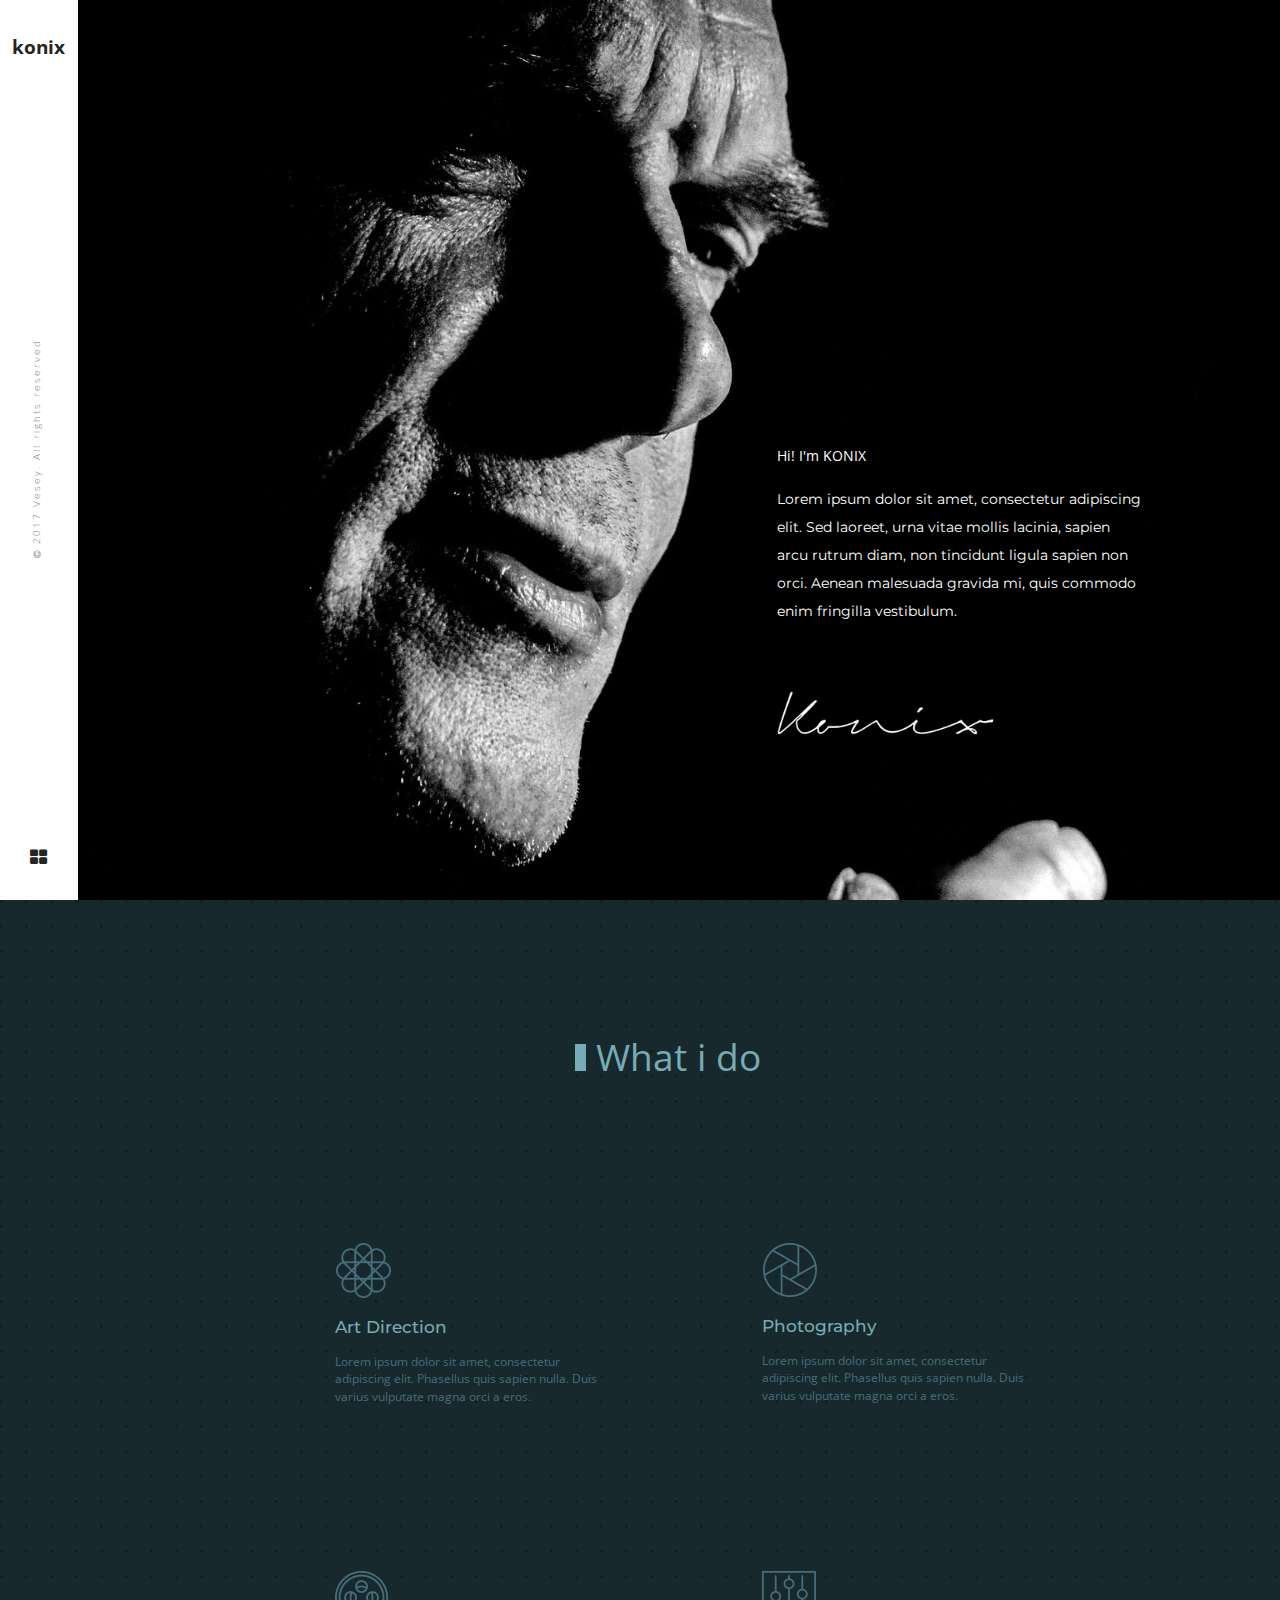
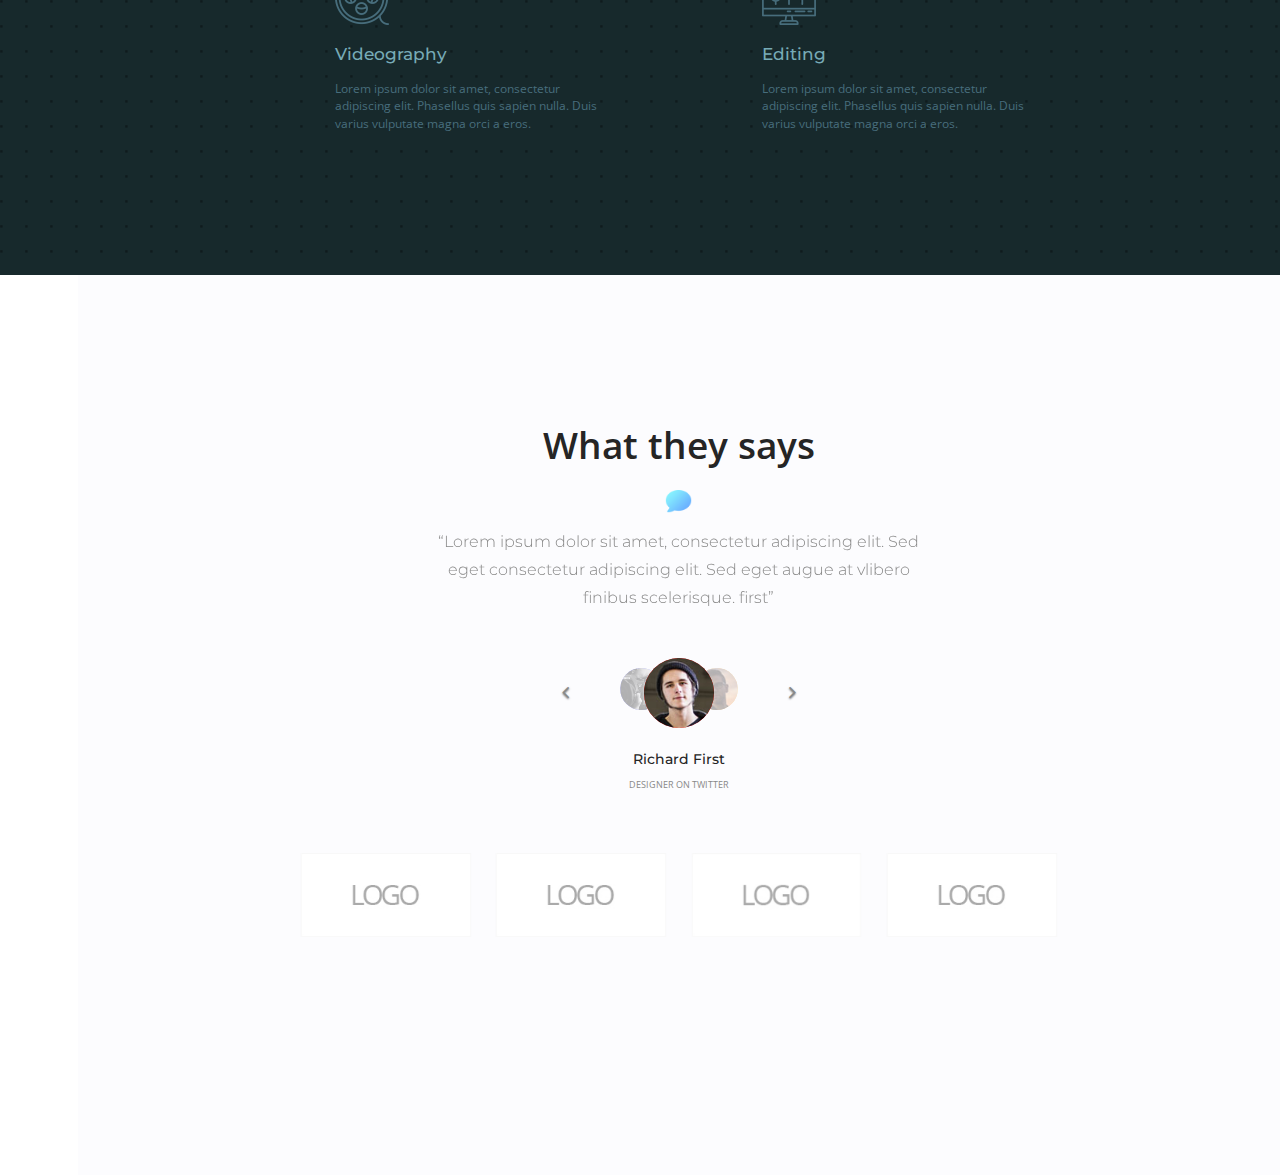
<file: about.html>
<!DOCTYPE html>
<html lang="en">
  <head>
    <meta charset="utf-8">
    <meta http-equiv="X-UA-Compatible" content="IE=edge">
    <meta name="viewport" content="width=device-width, initial-scale=1">
    <meta name="description" content="Resume & Blog template for personal">
    <meta name="author" content="Vesey">
    <link rel="icon" href="img/icons/favicon.ico">

    <title>About Konix - Personal Portfolio Template</title>

    <!-- Bootstrap core CSS -->
    <link href="css/bootstrap.min.css" rel="stylesheet">
    <!-- Reset -->
    <link href="css/normalize.css" rel="stylesheet">

    <!--All Google Fonts-->
    <link href="https://fonts.googleapis.com/css?family=Montserrat:300,400,500" rel="stylesheet">
    <link href="https://fonts.googleapis.com/css?family=Open+Sans:300,400,600,700" rel="stylesheet">

    <link rel="stylesheet" href="css/owl.carousel.min.css">
    <link rel="stylesheet" href="css/owl.theme.default.min.css">

    <!--Main Style-->
    <link href="css/style.css" rel="stylesheet">

    <!-- FontAwesome -->
    <link href="css/font-awesome.min.css" rel="stylesheet">


    <!-- HTML5 shim and Respond.js for IE8 support of HTML5 elements and media queries -->
    <!--[if lt IE 9]>
      <script src="https://oss.maxcdn.com/html5shiv/3.7.3/html5shiv.min.js"></script>
      <script src="https://oss.maxcdn.com/respond/1.4.2/respond.min.js"></script>
    <![endif]-->

  </head>
  <body>
    <div id="vertical-navigation">
      <div id="vertical-bar">
        <div id="brand-logo"><a href="#">konix</a></div>
        <div id="copyright"><i class="fa fa-copyright" aria-hidden="true"></i> 2017 Vesey. All rights reserved</div>
        <a href="#" id="menu-icon">
          <i class="fa fa-th-large" aria-hidden="true"></i>
        </a><!--End #menu-icon-->
      </div><!--End #vertical-bar-->
      <nav class="collapses">
        <ul>
          <li><a href="work.html">work</a></li>
          <li><a href="about.html">about</a></li>
          <li><a href="blog.html">blog</a></li>
          <li><a href="#">contact</a></li>
        </ul>
        <div class="social-bar">
          <a href="#"><i class="fa fa-facebook" aria-hidden="true"></i></a>
          <a href="#"><i class="fa fa-twitter" aria-hidden="true"></i></a>
          <a href="#"><i class="fa fa-behance" aria-hidden="true"></i></a>
          <a href="#"><i class="fa fa-dribbble" aria-hidden="true"></i></a>
        </div>
      </nav>
    </div><!--End #home-navigation-->

    <header id="header-about" style="background-image:url('img/about-header.jpg');">
      <div class="container-fluid">
        <div class="row">
          <div id="introduction" class="col-lg-4 col-md-4 col-sm-8 pull-right">
            <span class="small-title">Hi! I'm KONIX</span>
            <p>Lorem ipsum dolor sit amet, consectetur adipiscing elit. Sed laoreet, urna vitae mollis lacinia, sapien arcu rutrum diam, non tincidunt ligula sapien non orci. Aenean malesuada gravida mi, quis commodo enim fringilla vestibulum.</p>
            <img src="img/signature.png" alt="Signature" class="img-responsive signature">
          </div><!--End #introduction-->
        </div><!--End .row-->
      </div>
    </header>

    <section id="what-i-do">
      <div class="container-fluid">
        <div class="row">
          <h2 class="large-title">What i do</h2>
          <div class="section-outer">
            <div class="col-lg-4 col-lg-offset-3 col-md-5 col-md-offset-2 col-sm-10 col-xs-10 service-item">
              <img src="img/icons/art-icon.png" alt="Art" class="img-responsive">
              <h4>Art Direction</h4>
              <p>Lorem ipsum dolor sit amet, consectetur adipiscing elit. Phasellus quis sapien nulla. Duis varius vulputate magna orci a eros.</p>
            </div><!--End .service-item-->

            <div class="col-lg-4 col-md-5 col-sm-10 col-xs-10 service-item">
              <img src="img/icons/photograph-icon.png" alt="Art" class="img-responsive">
              <h4>Photography</h4>
              <p>Lorem ipsum dolor sit amet, consectetur adipiscing elit. Phasellus quis sapien nulla. Duis varius vulputate magna orci a eros.</p>
            </div><!--End .service-item-->

            <div class="col-lg-4 col-lg-offset-3 col-md-5 col-md-offset-2 col-sm-10 col-xs-10 service-item">
              <img src="img/icons/video-icon.png" alt="Art" class="img-responsive">
              <h4>Videography</h4>
              <p>Lorem ipsum dolor sit amet, consectetur adipiscing elit. Phasellus quis sapien nulla. Duis varius vulputate magna orci a eros.</p>
            </div><!--End .service-item-->

            <div class="col-lg-4 col-md-5 col-sm-10 col-xs-10 service-item">
              <img src="img/icons/editing-icon.png" alt="Art" class="img-responsive">
              <h4>Editing</h4>
              <p>Lorem ipsum dolor sit amet, consectetur adipiscing elit. Phasellus quis sapien nulla. Duis varius vulputate magna orci a eros.</p>
            </div><!--End .service-item-->

          </div><!--End .section-outer-->
        </div><!--End .row-->
      </div><!--End .container-fluid-->
    </section><!--End #what-i-do-->

    <section id="client">
      <div class="container-fluid">
        <div class="row">
          <h2 class="large-title">What they says</h2>


            <div id="carousel-client" class="carousel slide" data-ride="carousel">
              <!-- Wrapper for slides -->
              <div class="carousel-inner" role="listbox">
                <div class="item active">
                  “Lorem ipsum dolor sit amet, consectetur adipiscing elit. Sed eget consectetur adipiscing elit. Sed eget augue at vlibero finibus scelerisque. first”
                </div><!--End .item-->
                <div class="item">
                  “Lorem ipsum dolor sit amet, consectetur adipiscing elit. consectetur adipiscing elit. Sed eget Sed eget augue at vlibero finibus scelerisque. second”
                </div><!--End .item-->
                <div class="item">
                  “Lorem ipsum dolor sit amet, consectetur adipiscing elit. consectetur adipiscing elit. Sed eget Sed eget augue at vlibero finibus scelerisque.”
                </div><!--End .item-->
                <div class="item">
                  “Lorem ipsum dolor sit amet, consectetur adipiscing elit. consectetur adipiscing elit. Sed eget Sed eget augue at vlibero finibus scelerisque. last”
                </div><!--End .item-->
              </div><!--End .carousel-inner-->

              <!-- Indicators -->
              <div id="slide-control">
                <div class="slide-img">
                  <img src="img/client/1.jpg" alt="Client" class="preview-overlay">
                  <img src="img/client/2.jpg" alt="Client" class="preview-overlay">
                  <img src="img/client/3.jpg" alt="Client" class="preview-overlay">
                  <img src="img/post-author.jpg" alt="Client" class="preview-overlay">
                </div>

              <ol class="carousel-indicators">
                <li data-target="#carousel-client" data-slide-to="0" class="active">
                    <h4 class="author-name">Richard First</h4>
                    <span>designer on twitter</span>
                </li>
                <li data-target="#carousel-client" data-slide-to="1">
                    <h4 class="author-name">Elizbelt Second</h4>
                    <span>Developer of Vesey</span>
                </li>
                <li data-target="#carousel-client" data-slide-to="2">
                    <h4 class="author-name">Alexa</h4>
                    <span>Designer from Badoo</span>
                </li>
                <li data-target="#carousel-client" data-slide-to="3">
                    <h4 class="author-name">Google Last</h4>
                    <span>designer on twitter</span>
                </li>
              </ol>
              <!-- Controls -->
              <a class="left carousel-control" href="#carousel-client" role="button" data-slide="prev">
                <i class="fa fa-angle-left" aria-hidden="true"></i>
              </a>
              <a class="right carousel-control" href="#carousel-client" role="button" data-slide="next">
                <i class="fa fa-angle-right" aria-hidden="true"></i>
              </a>
              </div><!--End #slide-control-->

            </div>
        </div><!--End .row-->

        <div class="row logo-outer">
          <!-- Set up your HTML -->
          <div class="owl-carousel logo-carousel">
            <img src="img/logos/logo-demo.jpg" alt="">
            <img src="img/logos/logo-demo.jpg" alt="">
            <img src="img/logos/logo-demo.jpg" alt="">
            <img src="img/logos/logo-demo.jpg" alt="">
            <img src="img/logos/logo-demo.jpg" alt="">
          </div>
        </div><!--End .row-->
      </div><!--End .container-fluid-->
    </section><!--End #client-->

    <!-- Bootstrap core JavaScript -->
    <script src="js/jquery.min.js"></script>
    <script src="js/bootstrap.min.js"></script>
    <script src="js/jquery.fullPage.min.js"></script>
    <script src="js/main-script.js"></script>    
    <script src="js/owl.carousel.min.js"></script>


    <script type="text/javascript">
      $(document).ready(function(){
        $(".owl-carousel").owlCarousel({
          items:1,
          loop:false,
          responsive:{
            0:{items:1},
            768:{
              items:2,
              loop:true
            },
            1000:{items:3},
            1200:{items:4}
          }
        });
      });
    </script>
  </body>
</html>
</file>
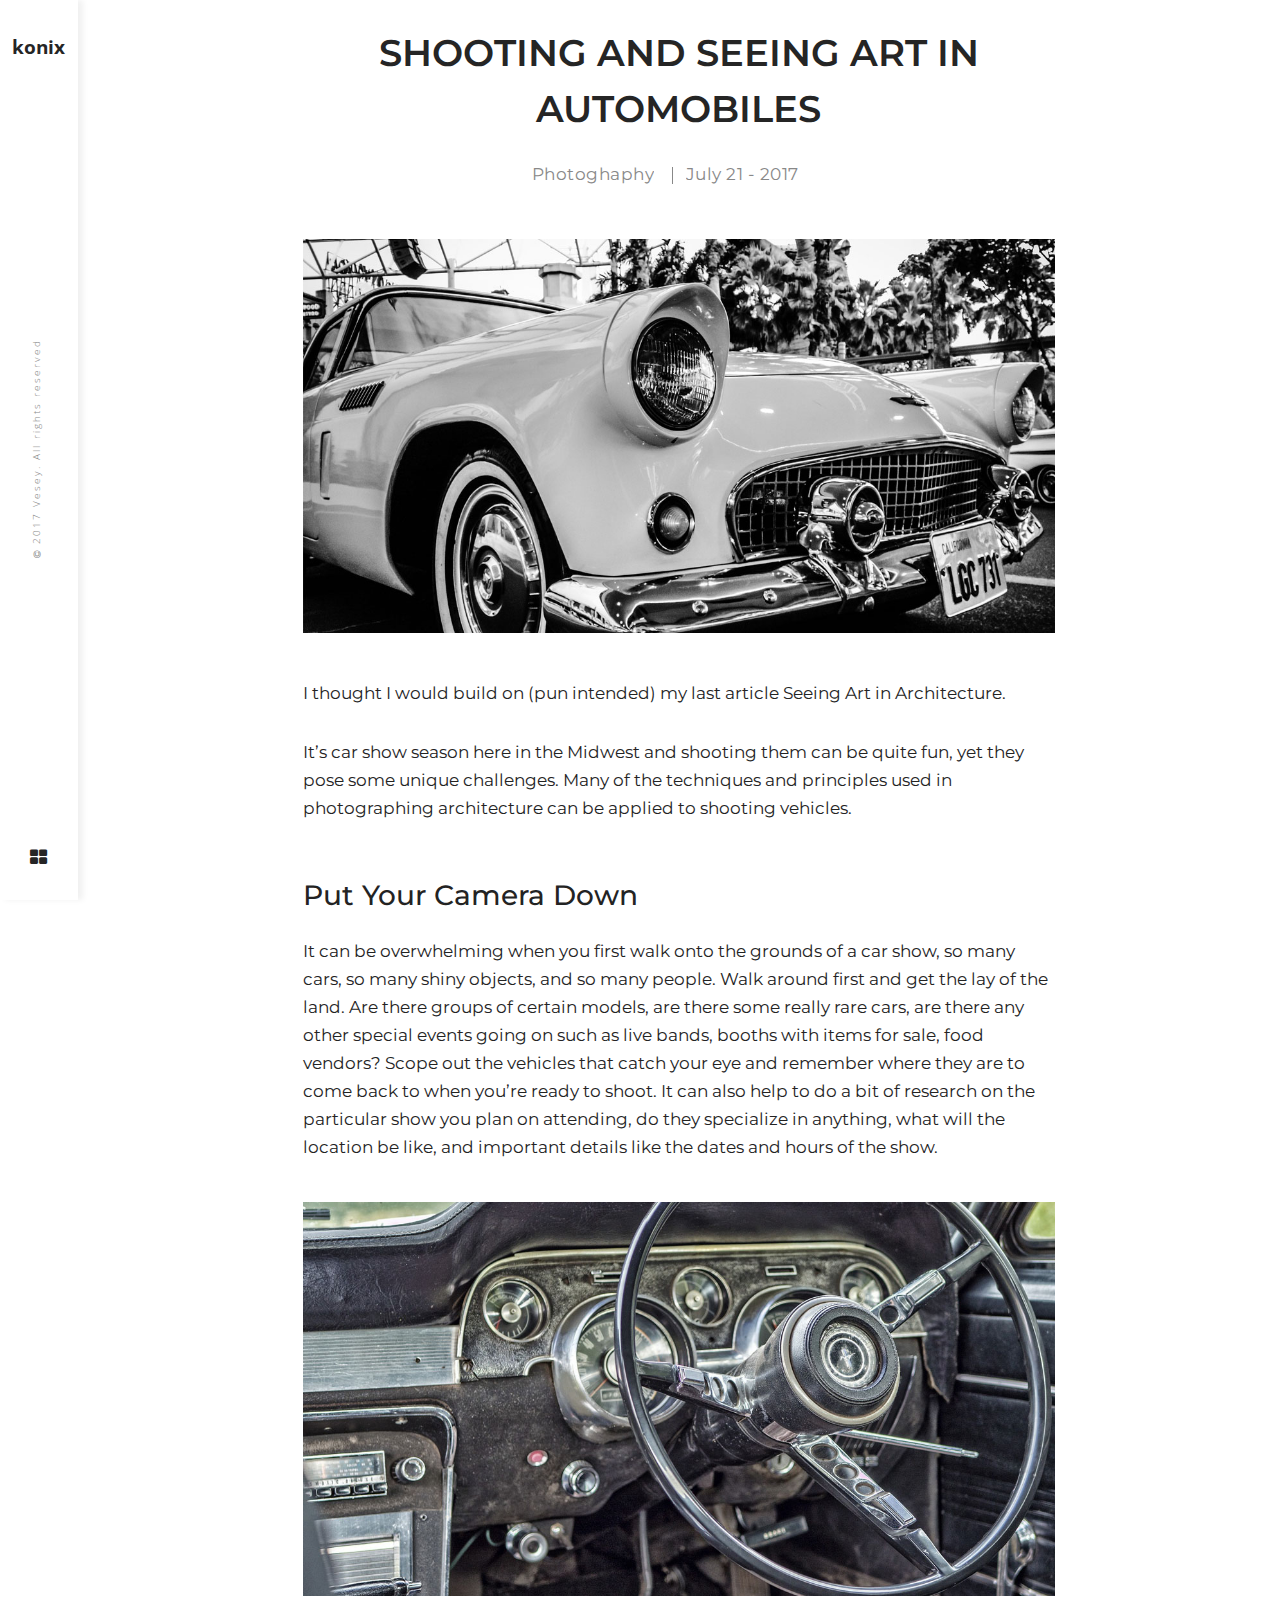
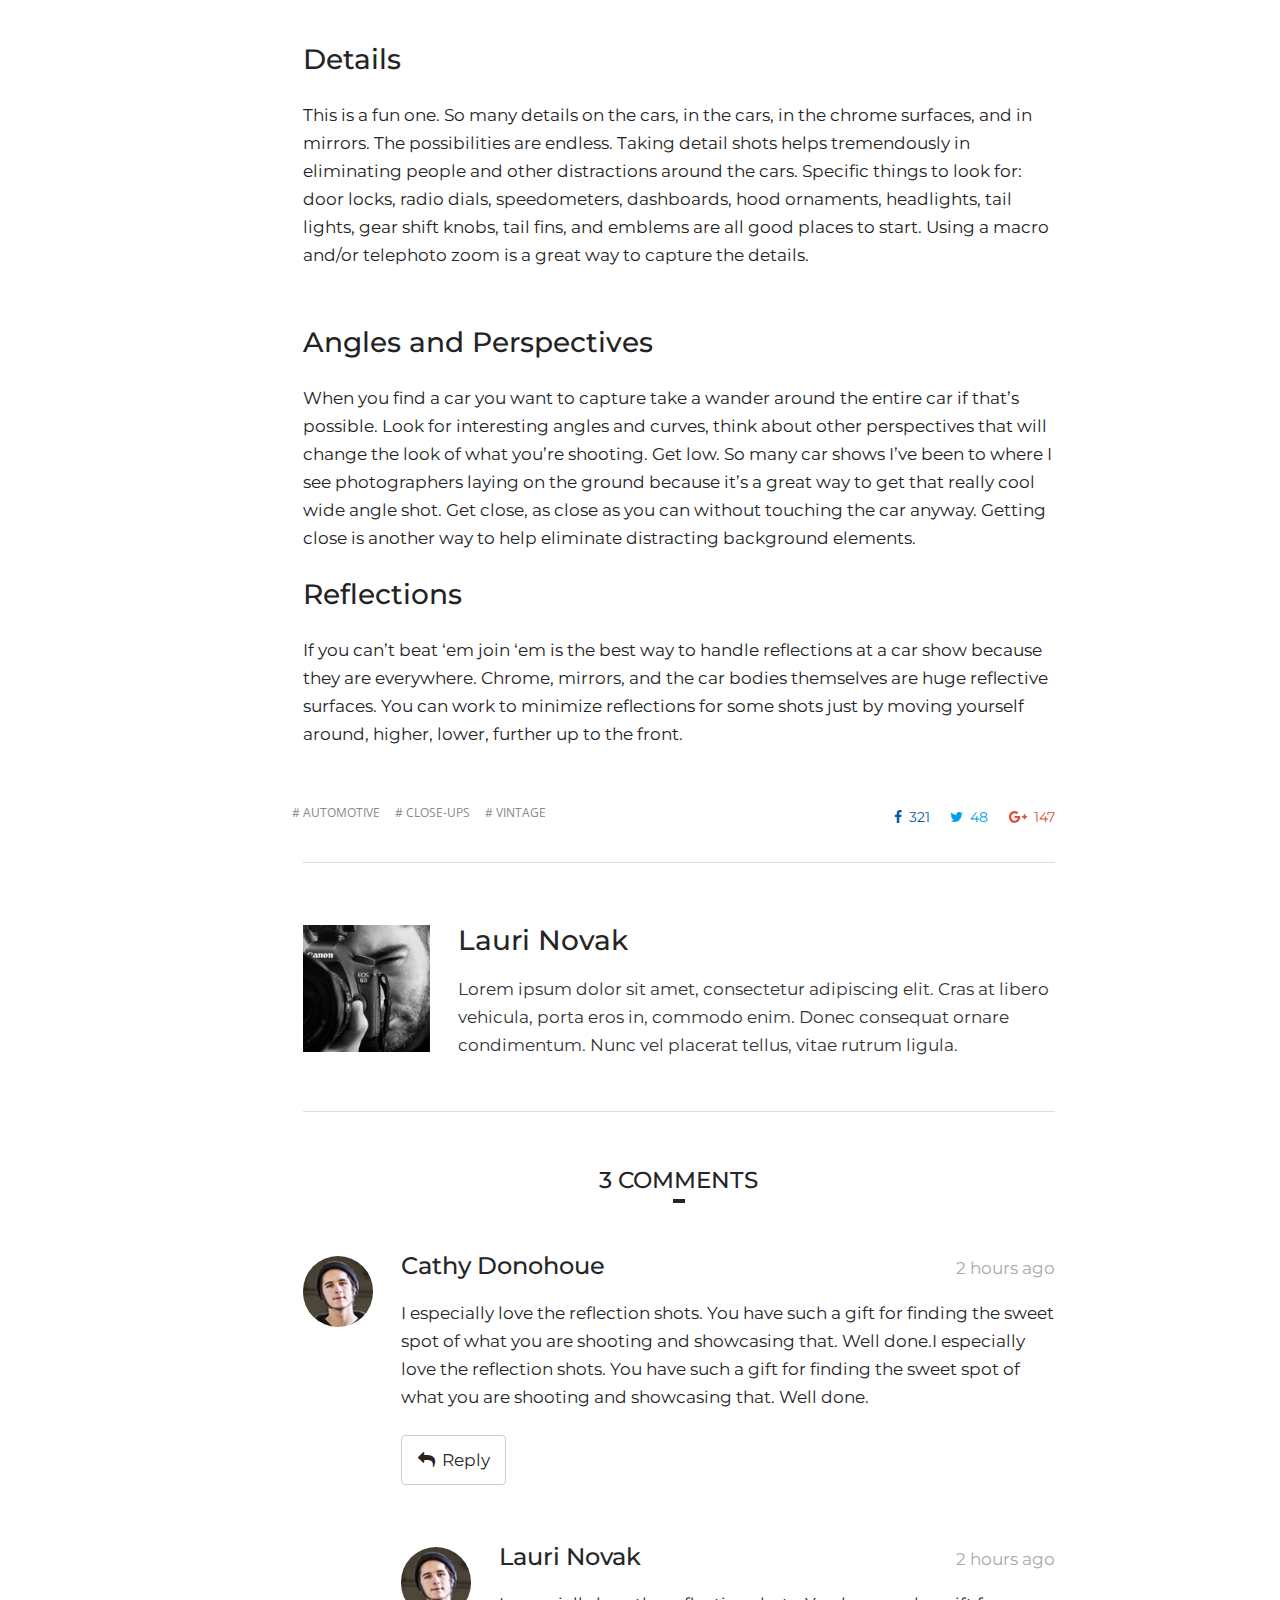
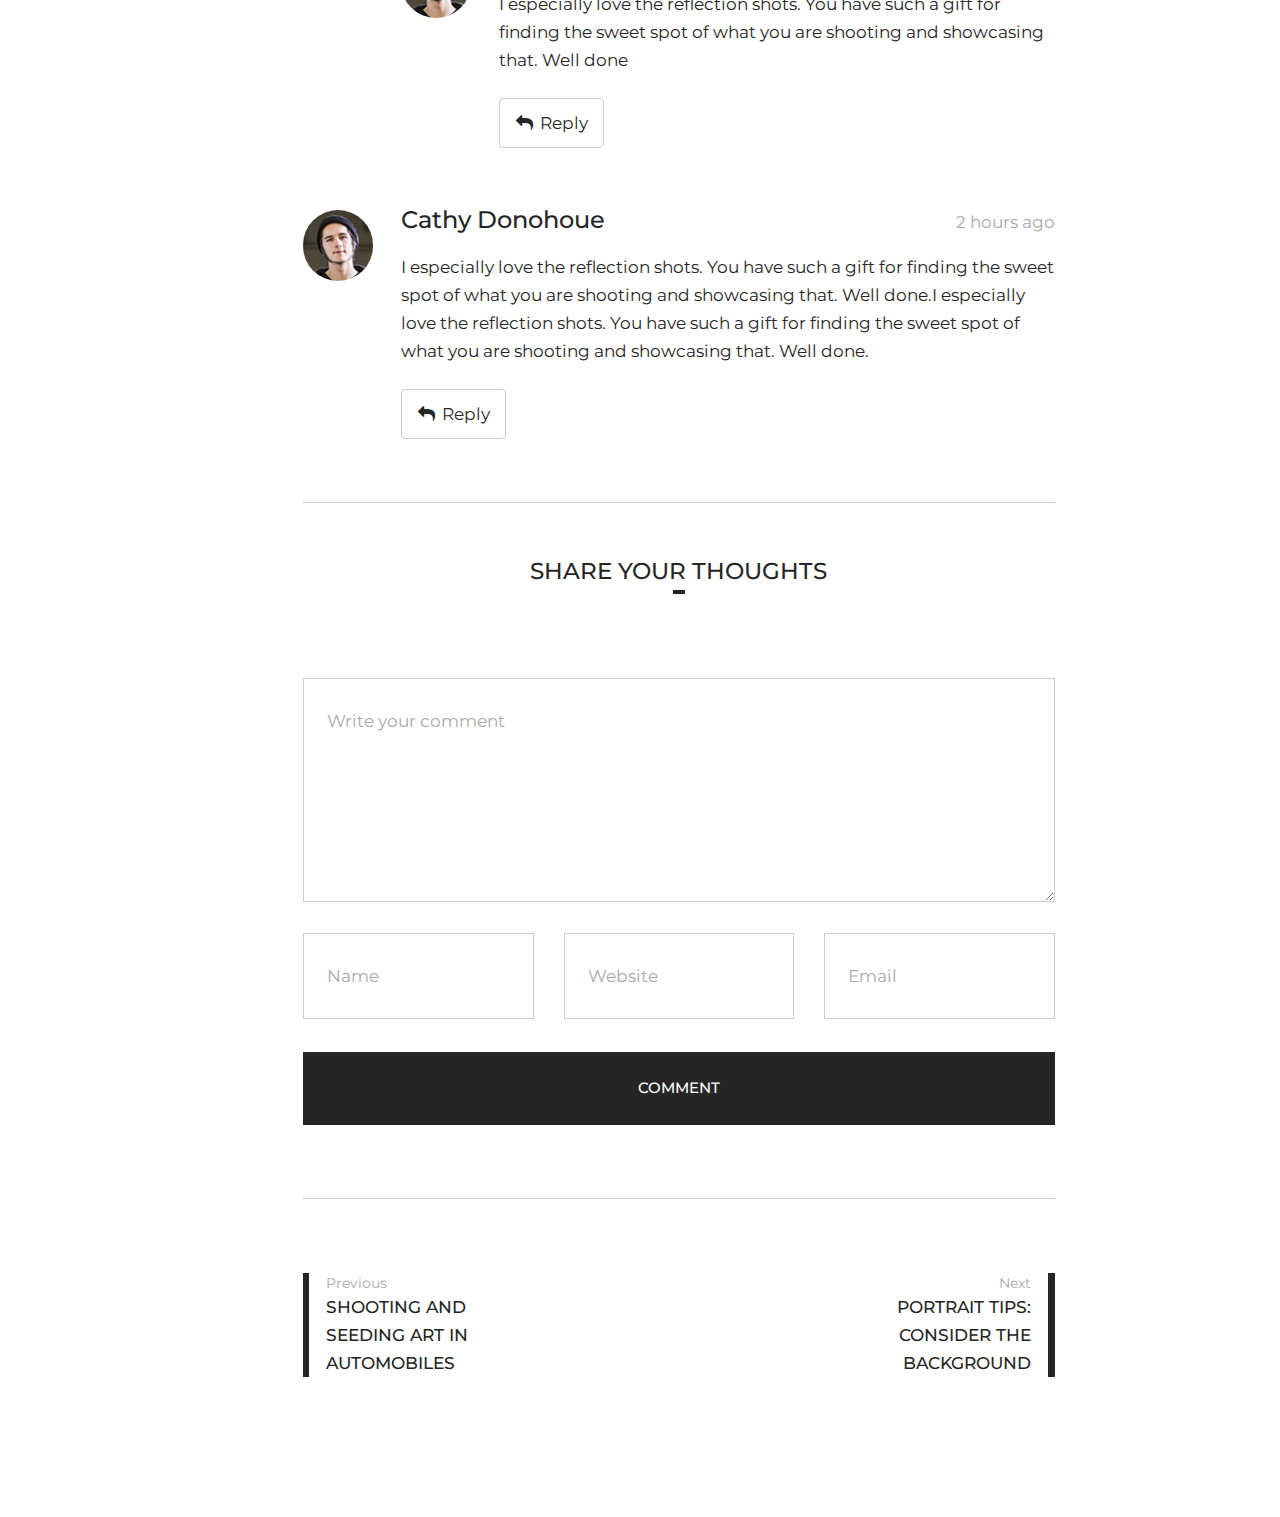
<file: blog-detail.html>
<!DOCTYPE html>
<html lang="en">
  <head>
    <meta charset="utf-8">
    <meta http-equiv="X-UA-Compatible" content="IE=edge">
    <meta name="viewport" content="width=device-width, initial-scale=1">    
    <meta name="description" content="Resume & Blog template for personal">
    <meta name="author" content="Vesey">
    <link rel="icon" href="img/icons/favicon.ico">

    <title>Blog Konix - Personal Portfolio Template</title>

    <!-- Bootstrap core CSS -->
    <link href="css/bootstrap.min.css" rel="stylesheet">
    <!-- Reset -->
    <link href="css/normalize.css" rel="stylesheet">

    <!--All Google Fonts-->
    <link href="https://fonts.googleapis.com/css?family=Montserrat:300,400,500,600" rel="stylesheet">   
    <link href="https://fonts.googleapis.com/css?family=Open+Sans:300,400,600,700" rel="stylesheet"> 
    <link href="https://fonts.googleapis.com/css?family=Cormorant+Garamond:400,700" rel="stylesheet">

    <!--Main Style-->
    <link href="css/style.css" rel="stylesheet">

    <!-- FontAwesome -->
    <link href="css/font-awesome.min.css" rel="stylesheet">   
    
    <!--Fullpage scroll-->      
    <link rel="stylesheet" type="text/css" href="css/jquery.fullPage.css" />          

    <!-- HTML5 shim and Respond.js for IE8 support of HTML5 elements and media queries -->
    <!--[if lt IE 9]>
      <script src="https://oss.maxcdn.com/html5shiv/3.7.3/html5shiv.min.js"></script>
      <script src="https://oss.maxcdn.com/respond/1.4.2/respond.min.js"></script>
    <![endif]-->

  </head>
  <body> 
    <div id="vertical-navigation">
      <div id="vertical-bar">
        <div id="brand-logo"><a href="#">konix</a></div>
        <div id="copyright"><i class="fa fa-copyright" aria-hidden="true"></i> 2017 Vesey. All rights reserved</div>
        <a href="#" id="menu-icon">
          <i class="fa fa-th-large" aria-hidden="true"></i>
        </a><!--End #menu-icon-->
      </div><!--End #vertical-bar-->      
      <nav class="collapses">
        <ul>
          <li><a href="work.html">work</a></li>
          <li><a href="about.html">about</a></li>
          <li><a href="blog.html">blog</a></li>
          <li><a href="#">contact</a></li>                 
        </ul>
        <div class="social-bar">
          <a href="#"><i class="fa fa-facebook" aria-hidden="true"></i></a>
          <a href="#"><i class="fa fa-twitter" aria-hidden="true"></i></a>
          <a href="#"><i class="fa fa-behance" aria-hidden="true"></i></a>
          <a href="#"><i class="fa fa-dribbble" aria-hidden="true"></i></a>
        </div>
      </nav>
    </div><!--End #home-navigation-->  

    <section id="blog-detail-wrapper">
      <div class="container-fluid">
          <div id="main-content" class="col-lg-8 col-md-10 col-sm-10 col-xs-12 col-center">
            <h1 class="post-title">Shooting and Seeing Art in Automobiles</h1>
            <div class="post-meta">
              <span class="post-category"><a href="#">Photoghaphy</a></span>
              <span class="post-date"><a href="#">July 21 - 2017</a></span>
            </div>
            <!-- /.post-meta -->
            <div class="post-entry">
              <img src="img/blog-detail-1.jpg" class="img-responsive">
              <br/>
              <p>I thought I would build on (pun intended) my last article Seeing Art in Architecture.</p>
              <p>It’s car show season here in the Midwest and shooting them can be quite fun, yet they pose some unique challenges. Many of the techniques and principles used in photographing architecture can be applied to shooting vehicles.</p>
              <p>
                <h1>Put Your Camera Down</h1>           
                <p>It can be overwhelming when you first walk onto the grounds of a car show, so many cars, so many shiny objects, and so many people. Walk around first and get the lay of the land. Are there groups of certain models, are there some really rare cars, are there any other special events going on such as live bands, booths with items for sale, food vendors? Scope out the vehicles that catch your eye and remember where they are to come back to when you’re ready to shoot. It can also help to do a bit of research on the particular show you plan on attending, do they specialize in anything, what will the location be like, and important details like the dates and hours of the show.</p>
              </p>

              <img src="img/blog-detail-2.jpg" class="img-responsive" alt="">
              <p>
                <h1>Details</h1>
                <p>This is a fun one. So many details on the cars, in the cars, in the chrome surfaces, and in mirrors. The possibilities are endless. Taking detail shots helps tremendously in eliminating people and other distractions around the cars. Specific things to look for: door locks, radio dials, speedometers, dashboards, hood ornaments, headlights, tail lights, gear shift knobs, tail fins, and emblems are all good places to start. Using a macro and/or telephoto zoom is a great way to capture the details.</p>
              </p>
              <h1>Angles and Perspectives</h1>
              <p>When you find a car you want to capture take a wander around the entire car if that’s possible. Look for interesting angles and curves, think about other perspectives that will change the look of what you’re shooting. Get low. So many car shows I’ve been to where I see photographers laying on the ground because it’s a great way to get that really cool wide angle shot. Get close, as close as you can without touching the car anyway. Getting close is another way to help eliminate distracting background elements.</p>  
              
              <h1>Reflections</h1>
              <p>If you can’t beat ‘em join ‘em is the best way to handle reflections at a car show because they are everywhere. Chrome, mirrors, and the car bodies themselves are huge reflective surfaces. You can work to minimize reflections for some shots just by moving yourself around, higher, lower, further up to the front.</p>

              <div class="post-footer">
                <div class="post-tags">
                  <span><a href="#">automotive</a></span>
                  <span><a href="#">Close-ups</a></span>
                  <span><a href="#">vintage</a></span>
                </div>
                <!-- /.post-tags -->
                <div class="social-icons">
                    <a href="#"><i class="fa fa-facebook" aria-hidden="true"><span>321</span></i></a>
                    <a href="#"><i class="fa fa-twitter" aria-hidden="true"><span>48</span></i></a>
                    <a href="#"><i class="fa fa-google-plus" aria-hidden="true"><span>147</span></i></a>
                </div>
                <!-- /.social-icons -->
              </div>
              <!-- /.post-footer -->
            </div>
            <!-- /.post-entry -->
            <div class="post-author">
              <img src="img/post-author.jpg" class="img-responsive" alt="Author">
              <h1><a href="#">Lauri Novak</a></h1>
              <p class="author-intro">Lorem ipsum dolor sit amet, consectetur adipiscing elit. Cras at libero vehicula, porta eros in, commodo enim. Donec consequat ornare condimentum. Nunc vel placerat tellus, vitae rutrum ligula.</p>
            </div>
            <!-- /.post-author -->   
            <div class="comment-list">
               <h2 class="section-title">3 Comments</h2> 
               <div class="comment-item">
                 <img src="img/avatar-comment.jpg" alt="" class="img-responsive">
                 <h3 class="comment-author"><a href="#">Cathy Donohoue</a></h3>
                 <div class="comment-time">2 hours ago</div>
                 <p>I especially love the reflection shots. You have such a gift for finding the sweet spot of what you are shooting and showcasing that. Well done.I especially love the reflection shots. You have such a gift for finding the sweet spot of what you are shooting and showcasing that. Well done.</p>
                 <a href="#" class="reply-button"><i class="fa fa-reply" aria-hidden="true"></i>Reply</a>

                 <div class="comment-item">
                   <img src="img/avatar-comment.jpg" alt="" class="img-responsive">
                   <h3 class="comment-author"><a href="#">Lauri Novak</a></h3>
                   <div class="comment-time">2 hours ago</div>
                   <p>I especially love the reflection shots. You have such a gift for finding the sweet spot of what you are shooting and showcasing that. Well done</p>
                   <a href="#" class="reply-button"><i class="fa fa-reply" aria-hidden="true"></i>Reply</a>
                 </div>
                 <!-- /.comment-item -->

               </div>
               <!-- /.comment-item -->
               <div class="comment-item">
                 <img src="img/avatar-comment.jpg" alt="" class="img-responsive">
                 <h3 class="comment-author"><a href="#">Cathy Donohoue</a></h3>
                 <div class="comment-time">2 hours ago</div>
                 <p>I especially love the reflection shots. You have such a gift for finding the sweet spot of what you are shooting and showcasing that. Well done.I especially love the reflection shots. You have such a gift for finding the sweet spot of what you are shooting and showcasing that. Well done.</p>
                 <a href="#" class="reply-button"><i class="fa fa-reply" aria-hidden="true"></i>Reply</a>

               </div>
               <!-- /.comment-item -->               
            </div>
            <!-- /.comment-list -->    
            <div class="comment-form">
              <h2 class="section-title">Share your thoughts</h2>  
              <form action="#">
                <textarea name="" placeholder="Write your comment"></textarea>
                <div class="form-group row">                
                  <div class="col-lg-4"><input type="text" placeholder="Name"></div>                  
                  <div class="col-lg-4"><input type="text" placeholder="Website"></div>
                  <div class="col-lg-4"><input type="text" placeholder="Email"></div>
                </div>
                <button>Comment</button>
              </form>
            </div>
            <!-- /.comment-form -->    
            <div class="post-navigation">
              <div class="previous-post col-lg-4">
                <a href="#">shooting and seeding art in automobiles</a>
              </div>
              <!-- /.previous-post -->
              <div class="next-post col-lg-4">
                <a href="#">portrait tips: consider the background</a>
              </div>
              <!-- /.next-post -->              
            </div>
             <!-- /.post-navigation --> 
          </div>
          <!-- /#main-content -->
      </div>
      <!-- /.container-fluid -->
    </section>
    <!-- /#blog-detail-wrapper -->

    <!-- Bootstrap core JavaScript -->
    <script src="js/jquery.min.js"></script>
    <script src="js/bootstrap.min.js"></script>
    <script src="js/jquery.fullPage.min.js"></script>
    <script src="js/main-script.js"></script>        
  </body>
</html>
</file>
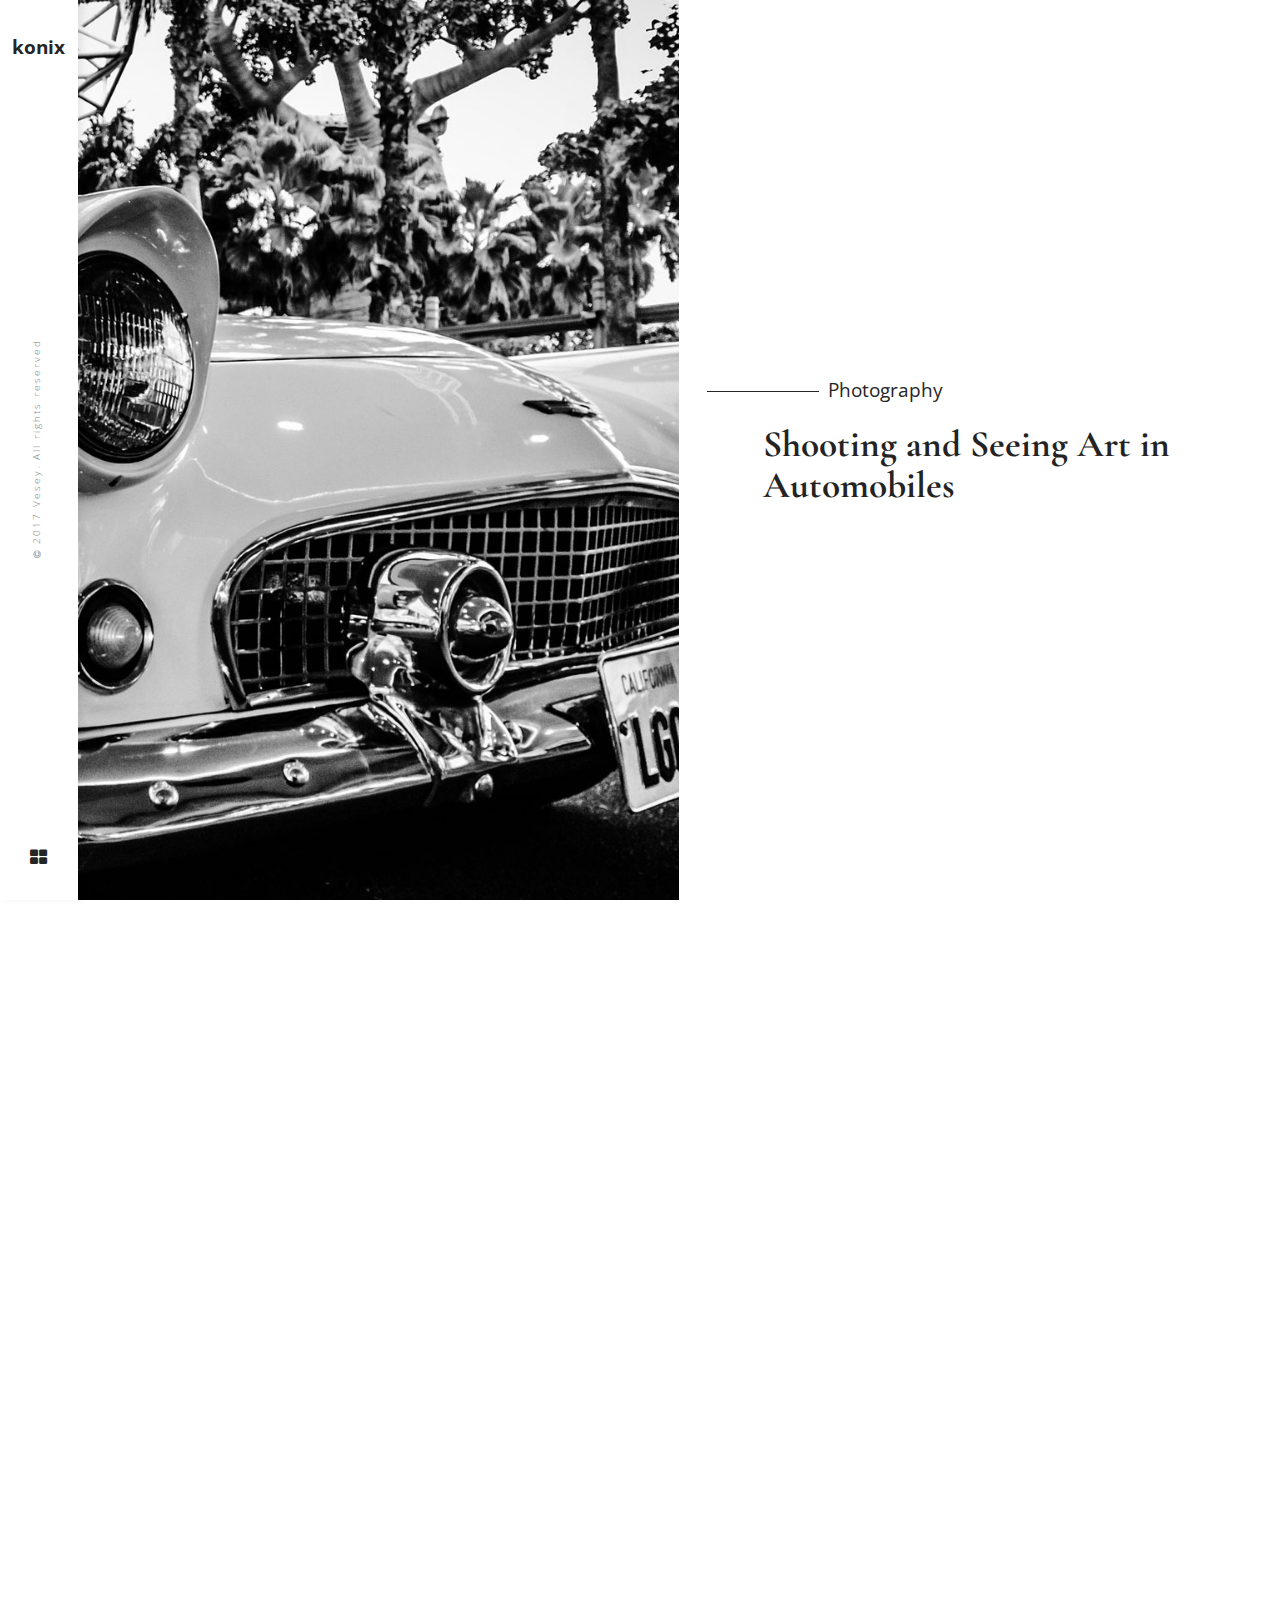
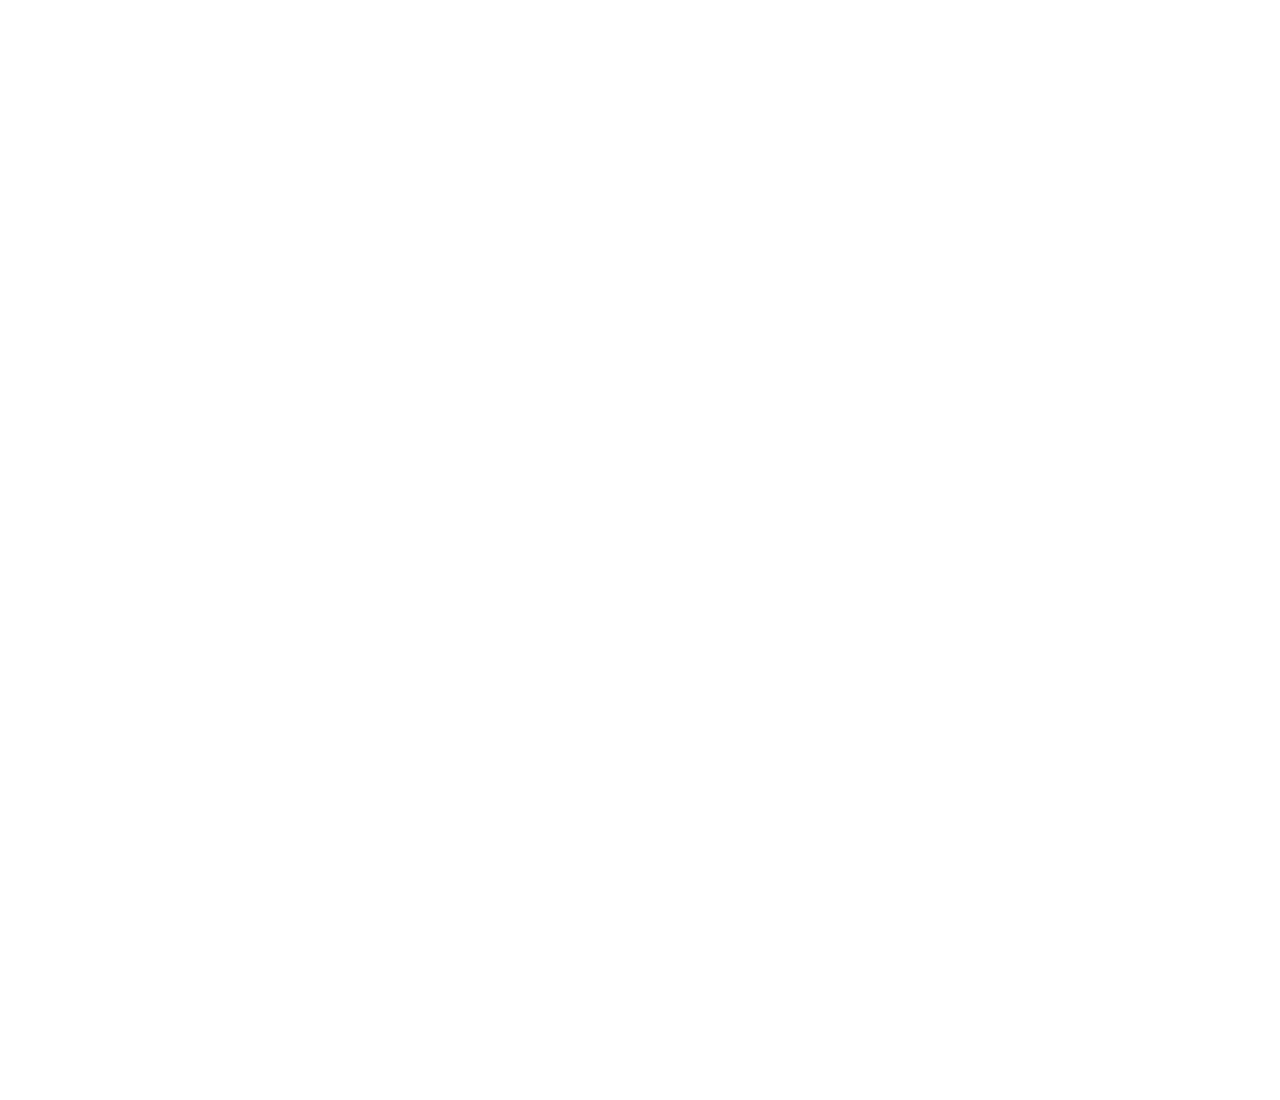
<file: blog.html>
<!DOCTYPE html>
<html lang="en">
  <head>
    <meta charset="utf-8">
    <meta http-equiv="X-UA-Compatible" content="IE=edge">
    <meta name="viewport" content="width=device-width, initial-scale=1">    
    <meta name="description" content="Resume & Blog template for personal">
    <meta name="author" content="Vesey">
    <link rel="icon" href="img/icons/favicon.ico">

    <title>Blog Konix - Personal Portfolio Template</title>

    <!-- Bootstrap core CSS -->
    <link href="css/bootstrap.min.css" rel="stylesheet">
    <!-- Reset -->
    <link href="css/normalize.css" rel="stylesheet">

    <!--All Google Fonts-->
    <link href="https://fonts.googleapis.com/css?family=Montserrat:300,400,500" rel="stylesheet">   
    <link href="https://fonts.googleapis.com/css?family=Open+Sans:300,400,600,700" rel="stylesheet"> 
    <link href="https://fonts.googleapis.com/css?family=Cormorant+Garamond:400,700" rel="stylesheet">

    <!--Main Style-->
    <link href="css/style.css" rel="stylesheet">

    <!-- FontAwesome -->
    <link href="css/font-awesome.min.css" rel="stylesheet">   
    
    <!--Fullpage scroll-->      
    <link rel="stylesheet" type="text/css" href="css/jquery.fullPage.css" />          

    <!-- HTML5 shim and Respond.js for IE8 support of HTML5 elements and media queries -->
    <!--[if lt IE 9]>
      <script src="https://oss.maxcdn.com/html5shiv/3.7.3/html5shiv.min.js"></script>
      <script src="https://oss.maxcdn.com/respond/1.4.2/respond.min.js"></script>
    <![endif]-->

  </head>
  <body> 
    <div id="vertical-navigation">
      <div id="vertical-bar">
        <div id="brand-logo"><a href="#">konix</a></div>
        <div id="copyright"><i class="fa fa-copyright" aria-hidden="true"></i> 2017 Vesey. All rights reserved</div>
        <a href="#" id="menu-icon">
          <i class="fa fa-th-large" aria-hidden="true"></i>
        </a><!--End #menu-icon-->
      </div><!--End #vertical-bar-->      
      <nav class="collapses">
        <ul>
          <li><a href="work.html">work</a></li>
          <li><a href="about.html">about</a></li>
          <li><a href="blog.html">blog</a></li>
          <li><a href="#">contact</a></li>                  
        </ul>
        <div class="social-bar">
          <a href="#"><i class="fa fa-facebook" aria-hidden="true"></i></a>
          <a href="#"><i class="fa fa-twitter" aria-hidden="true"></i></a>
          <a href="#"><i class="fa fa-behance" aria-hidden="true"></i></a>
          <a href="#"><i class="fa fa-dribbble" aria-hidden="true"></i></a>
        </div>
      </nav>
    </div><!--End #home-navigation-->  

    <section id="blog-wrapper">
      <div id="fullpage" class="container-fluid">
        <div class="row">
          <div class="blog-item odd col-lg-12 col-md-12 col-sm-12 col-xs-12 section">
              <div class="col-lg-6 col-md-6 col-sm-12 col-xs-12 blog-image">
                <div style="background-image:url('img/blog-demo-1.jpg');"></div>
              </div>
              <!-- /.col-lg-6 -->
              <div class="col-lg-6 col-md-6 col-sm-12 col-xs-12 blog-post">
                <h3 class="post-category"><a href="#">Photography</a></h3>
                <h1 class="post-title"><a href="blog-detail.html">Shooting and Seeing Art in Automobiles</a></h1>
              </div>
              <!-- /.col-lg-6 -->
          </div>
          <!-- /.blog-item -->

          <div class="blog-item even col-lg-12 col-md-12 col-sm-12 col-xs-12 section">        
            <div class="col-lg-6 col-md-6 col-lg-push-6 col-md-push-6 blog-image">
              <div style="background-image:url('img/blog-demo-2.jpg');"></div>
            </div>           
            <!-- /.col-lg-6 -->
            <div class="col-lg-6 col-md-6 col-lg-pull-6 col-md-pull-6 blog-post">
              <h3 class="post-category"><a href="#">Tips</a></h3>
              <h1 class="post-title"><a href="blog-detail.html">Portrait Tips: Consider the Background</a></h1>            
            </div>
            <!-- /.col-lg-6 -->               
          </div>
          <!-- /.blog-item -->

          <div class="blog-item odd col-lg-12 col-md-12 col-sm-12 col-xs-12 section">
            <div class="col-lg-6 col-md-6 col-sm-12 col-xs-12 blog-image">
              <div style="background-image:url('img/blog-demo-1.jpg');"></div>
            </div>
            <!-- /.col-lg-6 -->
            <div class="col-lg-6 col-md-6 col-sm-12 col-xs-12 blog-post">
              <h3 class="post-category"><a href="#">Photography</a></h3>
              <h1 class="post-title"><a href="blog-detail.html">Shooting and Seeing Art in Automobiles</a></h1>
            </div>
            <!-- /.col-lg-6 -->
        </div>
        <!-- /.blog-item -->
        </div>
        <!-- /.row -->
      </div>
      <!-- /.container-fluid -->
    </section>
    <!-- /#blog-wrapper -->

    <!-- Bootstrap core JavaScript -->
    <script src="js/jquery.min.js"></script>
    <script src="js/bootstrap.min.js"></script>
    <script src="js/jquery.fullPage.min.js"></script>
    <script src="js/main-script.js"></script>        
  </body>
</html>
</file>
<file: css/style.css>
html {
  font-size: 18px;
}
body {
  overflow-x: hidden;
  font-size: 18px;
}
.col-center {
  float: none;
  margin: 0 auto;
}
.no-padding {
  padding: 0;
}
@media (min-width: 768px) and (max-width: 992px) {
  html {
    font-size: 16px!important;
  }
}
@media (min-width: 992px) and (max-width: 1200px) {
  html {
    font-size: 14px!important;
  }
}
@media (min-width: 1200px) and (max-width: 1400px) {
  html {
    font-size: 14px!important;
  }
}
@media (min-width: 1400px) and (max-width: 1610px) {
  html {
    font-size: 16px!important;
  }
}
@media (max-width: 768px) {
  html {
    font-size: 15px!important;
  }
}
#home-navigation {
  text-align: center;
  position: absolute;
  top: 50%;
  transform: translateY(-50%);
  left: 0;
  right: 0;
  margin: 0 auto;
  z-index: 100;
}
#home-navigation ul {
  padding: 0;
}
#home-navigation ul li {
  display: inline-block;
  margin: 0 8rem;
  transform: scaleY(1.2);
}
#home-navigation ul li a {
  font-family: 'Montserrat', sans-serif;
  font-weight: 500;
  font-size: 16px;
  color: #fff;
  letter-spacing: 7px;
  text-transform: uppercase;
  text-decoration: none;
}
#mouse-effect-1 {
  width: 0px;
  height: 0px;
  opacity: .2;
  position: absolute;
  background: #fff;
  border-radius: 500px;
  left: 0;
  right: 0;
  top: 0;
  bottom: 0;
  margin: auto;
}
#mouse-effect-2 {
  width: 0px;
  height: 0px;
  opacity: .2;
  position: absolute;
  background: #fff;
  border-radius: 500px;
  left: 0;
  right: 0;
  top: 0;
  bottom: 0;
  margin: auto;
}
#home-mouse-effect {
  width: 190px;
  height: 190px;
  left: 0;
  position: relative;
  z-index: 1;
}
@keyframes mouse-effect-on {
  0% {
    width: 0px;
    height: 0px;
    opacity: 0.2;
  }
  100% {
    width: 150px;
    height: 150px;
    opacity: 0;
  }
}
@keyframes mouse-effect-on-2 {
  0% {
    width: 0px;
    height: 0px;
    opacity: 0.1;
  }
  100% {
    width: 190px;
    height: 190px;
    opacity: 0;
  }
}
.video-background {
  position: fixed;
  top: 0;
  right: 0;
  bottom: 0;
  left: 0;
  overflow: hidden;
  z-index: -100;
}
.video-background .video-background-source {
  position: fixed;
  top: 50%;
  left: 50%;
  min-width: 100%;
  min-height: 100%;
  width: auto;
  height: auto;
  z-index: -100;
  transform: translateX(-50%) translateY(-50%);
}
.video-background::after {
  content: '';
  width: 100%;
  height: 100%;
  position: absolute;
  background: url('../img/home-overlay.png');
}
@media (max-width: 1310px) {
  #home-navigation li {
    margin: 0 85px!important;
  }
}
@media (max-width: 1100px) {
  #home-navigation li {
    margin: 0 3.05rem!important;
  }
}
@media (max-width: 830px) {
  #home-navigation li {
    display: block!important;
    margin: 1.11rem 0px!important;
  }
}
#vertical-navigation {
  transition: all .1s;
}
#vertical-navigation #vertical-bar {
  z-index: 100;
}
#vertical-navigation #vertical-bar #brand-logo a {
  font-family: 'Open Sans', sans-serif;
  font-size: 1.33rem;
  font-weight: 700;
  color: #252525;
  text-decoration: none;
}
#vertical-navigation #vertical-bar #menu-icon {
  font-size: 1.33rem;
  color: #252525;
}
#vertical-navigation nav {
  z-index: 5;
}
#vertical-navigation nav ul li a {
  font-family: 'Open Sans', sans-serif;
  font-weight: 700;
  font-size: 1.33rem;
  color: #252525;
  letter-spacing: .6px;
  text-transform: capitalize;
  text-decoration: none;
  position: relative;
  display: inline-block;
  overflow: hidden;
  padding: 0 10px;
}
#vertical-navigation nav ul li a:hover::before {
  animation: menu-hover 0.8s cubic-bezier(0.55, 0, 0.1, 1) forwards;
}
#vertical-navigation nav ul li a::before {
  content: '';
  position: absolute;
  width: 110%;
  height: 2px;
  background: #252525;
  margin-top: 1rem;
  transition: all .5s;
  left: -110%;
}
#vertical-navigation nav .social-bar {
  bottom: 1.95rem;
  left: 3.05rem;
  position: absolute;
}
#vertical-navigation nav .social-bar a {
  color: #cccccc;
  font-size: 1.45rem;
  padding: 0 0.834rem;
  transition: all .5s;
  opacity: 0;
  margin-left: -1.11rem;
}
#vertical-navigation nav .social-bar a:hover {
  color: #252525;
}
#vertical-navigation nav .social-bar a .fa-facebook,
#vertical-navigation nav .social-bar a .fa-dribbble {
  font-size: 1.22rem;
}
@media (min-width: 768px) {
  #vertical-navigation {
    position: fixed;
    z-index: 5;
    -webkit-box-shadow: 5px 0px 6px 0px rgba(0, 0, 0, 0.06);
    -moz-box-shadow: 5px 0px 6px 0px rgba(0, 0, 0, 0.06);
    box-shadow: 5px 0px 6px 0px rgba(0, 0, 0, 0.06);
  }
  #vertical-navigation #vertical-bar {
    width: 5.55rem;
    height: 100vh;
    background: #fff;
    position: relative;
    text-align: center;
  }
  #vertical-navigation #vertical-bar #brand-logo {
    text-align: center;
    padding-top: 2.45rem;
  }
  #vertical-navigation #vertical-bar #copyright {
    writing-mode: vertical-rl;
    transform: rotate(180deg) translateY(50%) translateX(50%);
    font-family: 'Open Sans', sans-serif;
    font-weight: 300;
    font-size: 0.723rem;
    color: #888888;
    top: 50%;
    position: absolute;
    left: 0;
    right: 0;
    width: 0.723rem;
    margin: auto;
    letter-spacing: 2px;
  }
  #vertical-navigation #vertical-bar #copyright .fa-copyright {
    transform: rotate(90deg);
    font-size: 0.61rem;
    padding-left: 0.1rem;
    padding-top: 2px;
  }
  #vertical-navigation #vertical-bar #menu-icon {
    position: absolute;
    bottom: 2rem;
    transform: translateX(-50%);
  }
  #vertical-navigation nav {
    width: 18.33rem;
    height: 100vh;
    background: #ffffff;
    position: absolute;
    top: 0;
    left: 5.55rem;
    border-left: 1px solid #dddddd;
    -webkit-box-shadow: 5px 0px 6px 0px rgba(0, 0, 0, 0.06);
    -moz-box-shadow: 5px 0px 6px 0px rgba(0, 0, 0, 0.06);
    box-shadow: 5px 0px 6px 0px rgba(0, 0, 0, 0.06);
    display: table;
    margin-left: -400px;
  }
  #vertical-navigation nav.expand {
    animation: vertical-menu-expand 0.8s cubic-bezier(0.55, 0, 0.1, 1) forwards;
  }
  #vertical-navigation nav.collapses {
    animation: vertical-menu-collapse 0.6s forwards cubic-bezier(0.55, 0, 0.1, 1);
  }
  #vertical-navigation nav ul {
    padding: 0;
    display: table-cell;
    vertical-align: middle;
  }
  #vertical-navigation nav ul li {
    list-style: none;
    margin: 1.11rem auto;
    transition: all .5s;
    opacity: 0;
    transform: translateY(30px);
  }
  #vertical-navigation nav ul li a {
    font-family: 'Open Sans', sans-serif;
    font-weight: 700;
    font-size: 1.33rem;
    color: #252525;
    letter-spacing: .6px;
    text-transform: capitalize;
    text-align: left;
    margin-left: 31.5%;
    text-decoration: none;
  }
}
@media (max-width: 768px) {
  #vertical-navigation #vertical-bar {
    padding: 1.11rem 0.834rem;
  }
  #vertical-navigation #vertical-bar #brand-logo {
    display: inline-block;
  }
  #vertical-navigation #vertical-bar #brand-logo a {
    font-family: 'Open Sans', sans-serif;
    font-size: 1.33rem;
    font-weight: 700;
    color: #252525;
    text-decoration: none;
  }
  #vertical-navigation #vertical-bar #menu-icon {
    font-size: 1.33rem;
    color: #252525;
    float: right;
  }
  #vertical-navigation #vertical-bar #copyright {
    display: none;
  }
  #vertical-navigation nav {
    border-top: 1px solid #dddddd;
    transition: all .5s;
    min-height: 100px;
    width: 100%;
    background: #fff;
    position: absolute;
    margin-top: 0;
  }
  #vertical-navigation nav.expand {
    animation: horizontal-menu-expand 0.5s forwards;
  }
  #vertical-navigation nav.collapses {
    animation: horizontal-menu-collapse 0.4s forwards;
  }
  #vertical-navigation nav ul {
    text-align: center;
    padding: 30px 0;
  }
  #vertical-navigation nav ul li {
    list-style: none;
    padding: 10px 0;
    transition: all .5s;
  }
}
@keyframes vertical-menu-expand {
  0% {
    margin-left: -400px;
    opacity: 0;
  }
  50% {
    margin-left: 0px;
  }
  60% {
    margin-left: -10px;
  }
  70% {
    margin-left: -5px;
  }
  80% {
    margin-left: 0px;
  }
  100% {
    margin-left: 0px;
    opacity: 1;
  }
}
@keyframes vertical-menu-collapse {
  0% {
    margin-left: 0px;
  }
  100% {
    margin-left: -400px;
    opacity: 0;
  }
}
@keyframes horizontal-menu-expand {
  0% {
    margin-top: -200px;
    opacity: 0;
  }
  50% {
    margin-top: 0px;
  }
  60% {
    margin-top: -10px;
  }
  70% {
    margin-top: -5px;
  }
  80% {
    margin-top: 0px;
  }
  100% {
    margin-top: 0px;
    opacity: 1;
  }
}
@keyframes horizontal-menu-collapse {
  0% {
    margin-top: 0px;
  }
  100% {
    opacity: 0;
    margin-top: -100%;
  }
}
@keyframes menu-hover {
  0% {
    left: -110%;
  }
  100% {
    left: 110%;
  }
}
header#header-about {
  width: 100%;
  min-height: 100vh;
  background-size: cover;
  background-position: center;
}
header#header-about #introduction {
  right: 8.3%;
  padding: 30px;
  bottom: 15vh;
  position: absolute;
  color: #ffffff;
  z-index: 1;
}
header#header-about #introduction .small-title {
  font-family: 'Open Sans', sans-serif;
  font-weight: 400;
  font-size: 1rem;
}
header#header-about #introduction p {
  font-family: 'Montserrat', sans-serif;
  font-size: 1rem;
  font-weight: 400;
  line-height: 2rem;
  margin-top: 1.11rem;
}
header#header-about #introduction img.signature {
  margin-top: 4.72rem;
  width: 15.5rem;
}
section#what-i-do {
  width: 100%;
  min-height: 100vh;
  background: url('../img/about-bg.png');
  padding-top: 8.33rem;
  padding-bottom: 9.45rem;
}
section#what-i-do .large-title {
  font-family: 'Open Sans', sans-serif;
  font-size: 2.66rem;
  font-weight: 400;
  color: #77abb7;
  text-align: center;
  width: calc(100% - 5.55rem);
  float: right;
}
section#what-i-do .large-title::before {
  content: '';
  position: absolute;
  background: #77abb7;
  width: 0.77rem;
  height: 1.88rem;
  margin-left: -1.5rem;
  margin-top: 0.55rem;
}
section#what-i-do .section-outer .service-item {
  margin-top: 11.11rem;
}
section#what-i-do .section-outer .service-item h4 {
  font-family: 'Montserrat', sans-serif;
  font-size: 1.22rem;
  font-weight: 500;
  color: #77abb7;
  margin-top: 1.38rem;
  margin-bottom: 1.11rem;
}
section#what-i-do .section-outer .service-item p {
  font-family: 'Open Sans', sans-serif;
  font-size: 0.88rem;
  color: #476d7c;
  padding-right: 32%;
}
@media (max-width: 768px) {
  #introduction {
    bottom: 0!important;
    right: 0!important;
    position: relative!important;
    margin-top: 1.11rem;
  }
}
@media (max-width: 1200px) {
  .service-item {
    margin-top: 100px!important;
  }
}
@media (min-width: 768px) and (max-width: 992px) {
  section#what-i-do {
    padding-top: 100px!important;
  }
  section#what-i-do .section-outer {
    width: calc(100% - 5.5rem);
    float: right;
  }
  section#what-i-do .section-outer .service-item {
    float: none;
    margin: 0 auto;
    margin-top: 75px!important;
  }
  section#what-i-do .section-outer .service-item p {
    padding-right: 0!important;
  }
}
@media (max-width: 768px) {
  section#what-i-do {
    padding-top: 75px;
  }
  section#what-i-do .large-title {
    width: 100%!important;
    margin-bottom: 75px;
  }
  section#what-i-do .service-item {
    float: none;
    margin: 0 auto;
  }
  section#what-i-do .service-item p {
    padding-right: 0!important;
  }
}
section#client {
  width: calc(100% - 5.55rem);
  float: right;
  min-height: 100vh;
  background: #fcfcfe;
}
@media (max-width: 768px) {
  section#client {
    width: 100%;
  }
}
section#client .large-title {
  font-family: 'Open Sans', sans-serif;
  font-weight: 600;
  font-size: 2.66rem;
  text-align: center;
  color: #252525;
  margin-top: 150px;
  position: relative;
}
section#client .large-title::after {
  content: '';
  width: 1.9444444444444444rem;
  height: 1.6666666666666667rem;
  position: absolute;
  background: url('../img/icons/comment-icon.png') no-repeat;
  background-size: contain;
  margin: 4.66rem auto;
  right: 0;
  left: 0;
}
section#client #carousel-client {
  width: 42%;
  margin: 4.44rem auto;
}
@media (min-width: 992px) and (max-width: 1170px) {
  section#client #carousel-client {
    width: 55%;
  }
}
@media (min-width: 768px) and (max-width: 992px) {
  section#client #carousel-client {
    width: 65%;
  }
}
@media (max-width: 768px) {
  section#client #carousel-client {
    width: 80%;
  }
}
@media (max-width: 540px) {
  section#client #carousel-client {
    width: 90%;
  }
}
section#client #carousel-client .item {
  font-family: 'Montserrat', sans-serif;
  font-weight: 300;
  font-size: 1.11rem;
  color: #888888;
  line-height: 2rem;
  text-align: center;
}
section#client #carousel-client #slide-control {
  position: relative;
}
section#client #carousel-client .carousel-indicators {
  bottom: 0;
  margin-top: 3.33rem;
  position: relative;
  padding-top: 6rem;
}
section#client #carousel-client .carousel-indicators li {
  width: 100%;
  height: 100%;
  text-align: center;
  background: none;
  border: none;
  text-indent: 0!important;
  display: none;
}
section#client #carousel-client .carousel-indicators li h4 {
  font-family: 'Montserrat', sans-serif;
  color: #252525;
  font-size: 1rem;
  font-weight: 500;
  display: none;
}
section#client #carousel-client .carousel-indicators li span {
  font-size: 0.66666667rem;
  font-weight: 400;
  color: #888888;
  font-family: 'Open Sans', sans-serif;
  text-transform: uppercase;
  display: none;
}
section#client #carousel-client .carousel-indicators li img {
  border-radius: 500px;
  width: 54px;
  height: 54px;
}
section#client #carousel-client .carousel-indicators li.active {
  display: block;
}
section#client #carousel-client .carousel-indicators li.active span,
section#client #carousel-client .carousel-indicators li.active h4 {
  display: block;
}
section#client #carousel-client .carousel-indicators li.active img {
  width: 90px;
  height: 90px;
  opacity: 0;
}
section#client #carousel-client .carousel-control {
  color: #888888!important;
  background: none;
  opacity: 1;
  height: 30px;
  top: 15%;
  bottom: 0;
  z-index: 100;
}
section#client #carousel-client .carousel-control.left {
  left: 20%;
}
section#client #carousel-client .carousel-control.right {
  right: 20%;
}
@media (max-width: 600px) {
  section#client #carousel-client .carousel-control.left {
    left: 10%;
  }
  section#client #carousel-client .carousel-control.right {
    right: 10%;
  }
}
@media (max-width: 400px) {
  section#client #carousel-client .carousel-control.left {
    left: 5%;
  }
  section#client #carousel-client .carousel-control.right {
    right: 5%;
  }
}
section#client #carousel-client img.previous-img,
section#client #carousel-client img.next-img {
  border-radius: 500px;
  position: absolute;
  left: 0;
  right: 0;
  margin: 0 auto;
  width: 54px;
  height: 54px;
  opacity: .3;
  z-index: 5;
}
section#client #carousel-client .previous-img {
  transform: translate(-50px, 0.723rem);
  transition: all .8s;
}
section#client #carousel-client .next-img {
  transform: translate(50px, 0.723rem);
  transition: all .8s;
}
section#client #carousel-client img {
  width: 3rem;
  height: 3rem;
  position: absolute;
  left: 0;
  right: 0;
  margin: 0 auto;
  overflow: hidden;
  border-radius: 500px;
  z-index: 15;
  opacity: 0;
  transition: all .5s;
}
section#client #carousel-client img.prev {
  margin-top: 0.723rem;
  transform: translateX(-2.7rem);
  background: blue;
  opacity: .3;
}
section#client #carousel-client img.active {
  width: 5rem;
  height: 5rem;
  z-index: 100;
  background: red;
  opacity: 1;
}
section#client #carousel-client img.next {
  right: 0;
  transform: translateX(2.7rem);
  margin-top: 0.723rem;
  background: orange;
  opacity: .3;
}
@media (max-width: 768px) {
  section#client .logo-outer {
    margin-left: 0;
  }
}
section#client .logo-outer .logo-carousel {
  width: 65%;
  margin: 0 auto;
}
section#client .logo-outer .logo-carousel .owl-item {
  text-align: center;
}
section#client .logo-outer .logo-carousel img {
  max-width: 12.11111111111111rem;
  margin: 0 auto;
}
@keyframes low-opacity {
  0% {
    opacity: 1;
  }
  100% {
    opacity: .3;
  }
}
#blog-wrapper {
  width: calc(100% - 5.55rem);
  float: right;
}
#blog-wrapper .blog-item {
  padding: 0;
  transition: all 1s;
}
#blog-wrapper .blog-item .blog-image {
  height: 100vh;
  padding: 0;
}
#blog-wrapper .blog-item .blog-image div {
  width: 100%;
  height: 100%;
  background-position: center;
  background-size: cover;
}
#blog-wrapper .blog-item .blog-image div::after {
  content: '';
  width: 100%;
  height: 100%;
  position: absolute;
  background: #fff;
  transition: all .7s .6s;
}
#blog-wrapper .blog-item .blog-post {
  padding: 0;
  margin-top: 40vh;
}
#blog-wrapper .blog-item .blog-post h3.post-category {
  font-family: 'Open Sans', sans-serif;
  font-size: 1.33rem;
  font-weight: 400;
  transition: all .5s;
}
#blog-wrapper .blog-item .blog-post h3.post-category a {
  color: #252525;
  text-decoration: none;
}
#blog-wrapper .blog-item .blog-post h1.post-title {
  font-family: 'Cormorant Garamond', serif;
  font-size: 2.66rem;
  font-weight: 700;
  transition: all .5s;
  transition-delay: .2s;
}
#blog-wrapper .blog-item .blog-post h1.post-title a {
  color: #232323;
  text-decoration: none;
}
#blog-wrapper .blog-item.odd .blog-image div::after {
  margin-left: 100%;
}
#blog-wrapper .blog-item.odd .blog-post {
  padding-left: 7%;
  padding-right: 1rem;
}
#blog-wrapper .blog-item.odd .blog-post h3.post-category {
  padding-left: 13%;
}
#blog-wrapper .blog-item.odd .blog-post h3.post-category::before {
  content: '';
  width: 8rem;
  height: 1px;
  background: #252525;
  position: absolute;
  margin-left: -8.7rem;
  margin-top: .8rem;
  transition: all .5s;
}
#blog-wrapper .blog-item.even {
  text-align: right;
}
#blog-wrapper .blog-item.even .blog-image div::after {
  left: 0;
  margin-left: -100%;
}
#blog-wrapper .blog-item.even .blog-post {
  padding-right: 7%;
}
#blog-wrapper .blog-item.even .blog-post h3.post-category {
  padding-right: 13%;
}
#blog-wrapper .blog-item.even .blog-post h3.post-category::after {
  content: '';
  width: 8rem;
  height: 1px;
  background: #252525;
  position: absolute;
  margin-left: 1rem;
  margin-top: .8rem;
  transition: all .5s;
}
@media (min-width: 992px) {
  .item-fade-out .blog-image div::after {
    margin-left: 0%!important;
  }
  .item-fade-out h3,
  .item-fade-out h1 {
    opacity: 0;
    margin-top: -2rem;
  }
  .item-fade-out h3::before,
  .item-fade-out h1::before,
  .item-fade-out h3::after,
  .item-fade-out h1::after {
    opacity: 0;
  }
}
@media (max-width: 992px) {
  .blog-item {
    text-align: center!important;
    margin-bottom: 5rem;
    z-index: 1;
  }
  .blog-item .blog-image {
    height: 70vh!important;
  }
  .blog-item .blog-post {
    margin-top: 2%!important;
    padding: 0 40px!important;
  }
  .blog-item .blog-post h3.post-category {
    padding: 0!important;
  }
  .blog-item .blog-post h3.post-category::after {
    content: '';
    width: 4rem!important;
    height: 1px;
    background: #252525;
    position: absolute;
    margin-left: 0.5rem!important;
    margin-top: .8rem;
  }
  .blog-item .blog-post h3.post-category::before {
    content: '';
    width: 4rem!important;
    height: 1px;
    background: #252525;
    position: absolute;
    margin-left: -4.5rem !important;
    margin-top: .8rem;
  }
  .blog-item.even h3.post-category {
    margin-top: 5%;
  }
  .item-fade-out.odd .blog-image div::after {
    margin-left: -50% !important;
  }
  .item-fade-out.even .blog-image div::after {
    margin-left: 0%!important;
  }
  .item-fade-out h3,
  .item-fade-out h1 {
    opacity: 0;
    margin-top: -2rem;
  }
}
@media (max-width: 768px) {
  #blog-wrapper {
    width: 100%;
    float: left;
  }
}
#blog-detail-wrapper {
  width: calc(100% - 5.55rem);
  padding-bottom: 10rem;
  float: right;
}
#blog-detail-wrapper #main-content h1.post-title {
  font-family: 'Montserrat', sans-serif;
  font-size: 2.66rem;
  color: #252525;
  text-transform: uppercase;
  text-align: center;
  padding: 0 5%;
  line-height: 4rem;
  font-weight: 600;
}
#blog-detail-wrapper #main-content .post-meta {
  font-family: 'Montserrat', sans-serif;
  font-weight: 400;
  font-size: 1.22rem;
  color: #888888;
  letter-spacing: .5px;
  text-align: center;
}
#blog-detail-wrapper #main-content .post-meta span:first-child::after {
  content: '';
  height: 1.22rem;
  width: 1px;
  background: #888888;
  position: absolute;
  margin-left: -0.7rem;
  margin-top: 5px;
}
#blog-detail-wrapper #main-content .post-meta a {
  color: #888888;
  margin-right: 1.95rem;
  position: relative;
  text-decoration: none;
  display: inline-block;
  overflow: hidden;
}
#blog-detail-wrapper #main-content .post-meta a::before {
  content: '';
  position: absolute;
  width: 85%;
  height: 1px;
  background: #888888;
  margin-top: .9rem;
  margin-left: -0.2rem;
  transition: all .3s;
  left: -110%;
}
#blog-detail-wrapper #main-content .post-meta a:hover::before {
  animation: menu-hover 1s cubic-bezier(0.55, 0, 0.1, 1) forwards;
}
#blog-detail-wrapper #main-content .post-entry {
  margin-top: 3.3rem;
  font-family: 'Montserrat', sans-serif;
  color: #232323;
  border-bottom: 1px solid #dddddd;
  padding-bottom: 2.3rem;
}
#blog-detail-wrapper #main-content .post-entry p {
  font-family: 'Montserrat', sans-serif;
  font-size: 1.22rem;
  color: #232323;
  line-height: 2rem;
  padding-top: 1.5rem;
}
#blog-detail-wrapper #main-content .post-entry h1 {
  font-size: 2rem;
  font-weight: 500;
  line-height: 2rem;
  margin-top: 2rem;
  margin-bottom: .5rem;
}
#blog-detail-wrapper #main-content .post-entry .post-footer {
  margin-top: 4rem;
}
#blog-detail-wrapper #main-content .post-entry .post-footer .post-tags {
  display: inline;
}
#blog-detail-wrapper #main-content .post-entry .post-footer .post-tags span {
  font-family: 'Open Sans', sans-serif;
  color: #888888;
  font-size: 0.88rem;
  text-transform: uppercase;
  padding-right: 1.5rem;
}
#blog-detail-wrapper #main-content .post-entry .post-footer .post-tags span a {
  color: #888888;
  position: relative;
  text-decoration: none;
  overflow: hidden;
  display: inline-block;
}
#blog-detail-wrapper #main-content .post-entry .post-footer .post-tags span a::before {
  content: '';
  position: absolute;
  width: 100%;
  height: 1px;
  background: #888888;
  margin-top: .65rem;
  transition: all .3s;
  left: -110%;
}
#blog-detail-wrapper #main-content .post-entry .post-footer .post-tags span a:hover::before {
  animation: menu-hover 0.8s cubic-bezier(0.55, 0, 0.1, 1) forwards;
}
#blog-detail-wrapper #main-content .post-entry .post-footer .post-tags span::before {
  content: '#';
  margin-left: -11px;
  position: absolute;
}
#blog-detail-wrapper #main-content .post-entry .post-footer .social-icons {
  float: right;
}
#blog-detail-wrapper #main-content .post-entry .post-footer .social-icons i {
  font-size: 1rem;
  padding-left: 1.1rem;
}
#blog-detail-wrapper #main-content .post-entry .post-footer .social-icons i.fa-facebook {
  color: #0b5998;
}
#blog-detail-wrapper #main-content .post-entry .post-footer .social-icons i.fa-twitter {
  color: #00a0e9;
}
#blog-detail-wrapper #main-content .post-entry .post-footer .social-icons i.fa-google-plus {
  color: #dd4b39;
}
#blog-detail-wrapper #main-content .post-entry .post-footer .social-icons span {
  font-size: 1rem;
  font-family: 'Montserrat', sans-serif;
  padding-left: .5rem;
}
#blog-detail-wrapper #main-content .post-author {
  width: 100%;
  margin-top: 4.44rem;
  border-bottom: 1px solid #dddddd;
  padding-bottom: 3rem;
}
#blog-detail-wrapper #main-content .post-author img {
  float: left;
  width: 9.05rem;
  margin-right: 2rem;
}
#blog-detail-wrapper #main-content .post-author h1 {
  font-family: 'Montserrat', sans-serif;
  font-weight: 500;
  font-size: 2rem;
}
#blog-detail-wrapper #main-content .post-author h1 a {
  color: #252525;
  text-decoration: none;
  position: relative;
  display: inline-block;
  overflow: hidden;
}
#blog-detail-wrapper #main-content .post-author h1 a::before {
  content: '';
  width: 100%;
  height: 2px;
  background: #252525;
  position: absolute;
  margin-top: 1.2rem;
  left: -110%;
}
#blog-detail-wrapper #main-content .post-author h1 a:hover::before {
  animation: menu-hover 1s cubic-bezier(0.55, 0, 0.1, 1) forwards;
}
#blog-detail-wrapper #main-content .post-author p.author-intro {
  font-size: 1.22rem;
  font-family: 'Montserrat', sans-serif;
  line-height: 2rem;
  margin-top: -5px;
}
#blog-detail-wrapper #main-content .comment-list {
  font-family: 'Montserrat', sans-serif;
  border-bottom: 1px solid #cccccc;
  margin-bottom: 2rem;
  padding-bottom: 2.5rem;
}
#blog-detail-wrapper #main-content .comment-list h2.section-title {
  font-size: 1.66rem;
  color: #252525;
  font-weight: 500;
  text-align: center;
  margin-top: 4rem;
  text-transform: uppercase;
}
#blog-detail-wrapper #main-content .comment-list h2.section-title::after {
  content: '';
  width: .9rem;
  height: 4px;
  position: absolute;
  background: #252525;
  left: 0;
  right: 0;
  margin: 0 auto;
  margin-top: 2.2rem;
}
#blog-detail-wrapper #main-content .comment-list .comment-item {
  margin-top: 4.44rem;
  margin-bottom: 2rem;
}
#blog-detail-wrapper #main-content .comment-list .comment-item .comment-item {
  margin-left: 7rem;
}
#blog-detail-wrapper #main-content .comment-list .comment-item a {
  color: #252525;
  text-decoration: none;
}
#blog-detail-wrapper #main-content .comment-list .comment-item h3.comment-author {
  margin-left: 2rem;
  margin-top: -1rem;
  display: inline-block;
}
#blog-detail-wrapper #main-content .comment-list .comment-item .comment-time {
  float: right;
}
#blog-detail-wrapper #main-content .comment-list .comment-item p {
  padding-left: 7rem;
  font-size: 1.22rem;
  color: #252525;
  line-height: 2rem;
  margin-top: .7rem;
}
#blog-detail-wrapper #main-content .comment-list .comment-item img {
  width: 5rem;
  float: left;
  border-radius: 500px;
}
#blog-detail-wrapper #main-content .comment-list .comment-item .comment-time {
  font-size: 1.22rem;
  color: #aaaaaa;
}
#blog-detail-wrapper #main-content .comment-list .comment-item a.reply-button {
  font-size: 1.22rem;
  color: #252525;
  border: 1px solid #cccccc;
  border-radius: 4px;
  padding: 0.83rem 1.11rem;
  margin-left: 7rem;
  margin-top: 1rem;
  display: inline-block;
  transition: all .3s;
}
#blog-detail-wrapper #main-content .comment-list .comment-item a.reply-button i {
  margin-right: .5rem;
  transition: all .3s;
}
#blog-detail-wrapper #main-content .comment-list .comment-item a.reply-button:hover {
  background: #eee;
}
#blog-detail-wrapper #main-content .comment-list .comment-item a.reply-button:hover i {
  transform: rotate(-360deg);
}
#blog-detail-wrapper #main-content .comment-form {
  font-family: 'Montserrat', sans-serif;
}
#blog-detail-wrapper #main-content .comment-form h2.section-title {
  font-size: 1.66rem;
  color: #252525;
  font-weight: 500;
  text-align: center;
  margin-top: 4rem;
  text-transform: uppercase;
}
#blog-detail-wrapper #main-content .comment-form h2.section-title::after {
  content: '';
  width: .9rem;
  height: 4px;
  position: absolute;
  background: #252525;
  left: 0;
  right: 0;
  margin: 0 auto;
  margin-top: 2.2rem;
}
#blog-detail-wrapper #main-content .comment-form form {
  margin-top: 5rem;
  border-bottom: 1px solid #cccccc;
  padding-bottom: 5.27rem;
}
#blog-detail-wrapper #main-content .comment-form form textarea {
  height: 16rem;
}
#blog-detail-wrapper #main-content .comment-form form input,
#blog-detail-wrapper #main-content .comment-form form textarea {
  width: 100%;
  padding: 2rem 1.66rem;
  font-family: 'Montserrat', sans-serif;
  color: #aaaaaa;
  font-size: 1.22rem;
  font-weight: 400;
  border: #ccc solid 1px;
  line-height: 2rem;
  margin-top: 1.66rem;
}
#blog-detail-wrapper #main-content .comment-form form input::placeholder,
#blog-detail-wrapper #main-content .comment-form form textarea::placeholder {
  color: #aaaaaa;
}
#blog-detail-wrapper #main-content .comment-form form button {
  width: 100%;
  background: #252525;
  text-align: center;
  padding: 2rem 0;
  color: #ffffff;
  font-family: 'Montserrat', sans-serif;
  font-size: 1.05rem;
  text-transform: uppercase;
  border: none;
  margin-top: 1.3rem;
  font-weight: 500;
}
#blog-detail-wrapper #main-content .post-navigation {
  margin-top: 5.27rem;
  font-family: 'Montserrat', sans-serif;
  font-size: 1.22rem;
}
#blog-detail-wrapper #main-content .post-navigation a {
  color: #252525;
  text-transform: uppercase;
  line-height: 2rem;
  font-weight: 500;
}
#blog-detail-wrapper #main-content .post-navigation .previous-post {
  margin-left: .6rem;
}
#blog-detail-wrapper #main-content .post-navigation .previous-post::before {
  content: 'Previous';
  display: block;
  color: #aaaaaa;
  font-size: 1rem;
}
#blog-detail-wrapper #main-content .post-navigation .previous-post::after {
  content: '';
  width: 0.45rem;
  height: 100%;
  position: absolute;
  background: #252525;
  float: left;
  left: 0;
  top: 0;
  margin-left: -0.6rem;
}
#blog-detail-wrapper #main-content .post-navigation .next-post {
  float: right;
  text-align: right;
  margin-right: .6rem;
}
#blog-detail-wrapper #main-content .post-navigation .next-post::before {
  content: 'Next';
  display: block;
  color: #aaaaaa;
  font-size: 1rem;
}
#blog-detail-wrapper #main-content .post-navigation .next-post::after {
  content: '';
  width: 0.45rem;
  height: 100%;
  position: absolute;
  background: #252525;
  float: right;
  right: 0;
  top: 0;
  margin-right: -0.6rem;
}
@media (max-width: 768px) {
  #blog-detail-wrapper {
    width: 100%!important;
    float: none!important;
  }
}
section#work-wrapper #portfolio-fullpage {
  height: 90%!important;
}
section#work-wrapper .portfolio-item {
  width: calc(100% - 5.5rem);
  float: right;
  height: 100vh;
  background-size: cover;
  background-position: center;
  display: block;
  position: relative;
  transition: transform .8s, filter .8s;
}
section#work-wrapper .portfolio-item .portfolio-background {
  width: 100%;
  height: 100vh;
  background-size: cover;
  background-position: center;
  transform: scale(1);
  transition: all .8s .5s;
}
section#work-wrapper .portfolio-item .fp-tableCell {
  float: right;
}
section#work-wrapper .portfolio-item .portfolio-information {
  float: right;
  text-align: right;
  width: 35%;
  margin-right: 11.66rem;
  right: 0;
  bottom: 13.33vh;
  position: absolute;
  transition: all .8s;
}
section#work-wrapper .portfolio-item .portfolio-information h1 {
  color: #ffffff;
  font-family: 'Montserrat', sans-serif;
  font-size: 2rem;
  font-weight: 400;
}
section#work-wrapper .portfolio-item .portfolio-information span {
  color: #ffffff;
  font-family: 'Montserrat', sans-serif;
  font-size: 0.77rem;
  font-weight: 500;
  text-transform: uppercase;
  letter-spacing: 0.11rem;
  margin-top: -0.8rem;
  margin-left: -5rem;
  position: absolute;
}
section#work-wrapper .portfolio-item .portfolio-information time {
  color: #ffffff;
  font-family: 'Montserrat', sans-serif;
  font-size: 0.61rem;
  font-weight: 500;
  line-height: 1.11rem;
  text-transform: uppercase;
  border: 2px solid #ffffff;
  width: 4rem;
  text-align: center;
  display: inline-block;
  word-spacing: 4rem;
  letter-spacing: .27rem;
  position: absolute;
  margin-top: -4.2rem;
  margin-left: 1rem;
  padding: .4rem .4rem .4rem .5rem;
}
section#work-wrapper .portfolio-item .portfolio-information p {
  color: #ffffff;
  font-family: Montserrat;
  font-size: 0.88rem;
  font-weight: 400;
  line-height: 1.55rem;
  letter-spacing: .25px;
  margin-top: 3rem;
  margin-right: -5rem;
}
section#work-wrapper .portfolio-item.portfolio-fade-out .portfolio-background {
  transform: scale(0.8);
  filter: blur(5px);
}
section#work-wrapper .portfolio-item.portfolio-fade-out .portfolio-information {
  margin-bottom: 10rem;
  opacity: 0;
}
section#work-wrapper .portfolio-item .portfolio-detail {
  position: absolute;
  top: 0;
  width: calc(106.5%);
  height: 100vh;
  margin-left: 115%;
  background: #000;
  opacity: 1;
  transition: all .1s .7s;
  display: flex;
  flex-direction: column;
  justify-content: center;
}
section#work-wrapper .portfolio-item .portfolio-detail .list-image {
  width: 100%;
  left: 0;
  right: 0;
  margin: 0 auto;
}
section#work-wrapper .portfolio-item .portfolio-detail .list-image .owl-nav {
  text-align: center;
  font-size: 16px;
  color: #fff;
  font-family: 'Open Sans', sans-serif;
}
section#work-wrapper .portfolio-item .portfolio-detail .list-image .owl-nav .owl-prev {
  display: inline-block;
  padding-right: 65px;
}
section#work-wrapper .portfolio-item .portfolio-detail .list-image .owl-nav .owl-prev .previous-navigation {
  width: 7px;
  height: 11px;
  background: url('../img/icons/previous.png') no-repeat;
  background-size: contain;
  display: inline-block;
}
section#work-wrapper .portfolio-item .portfolio-detail .list-image .owl-nav .owl-prev .nav-number {
  position: absolute;
  margin-left: 50px;
  margin-top: -15px;
}
section#work-wrapper .portfolio-item .portfolio-detail .list-image .owl-nav .owl-prev .nav-number::after {
  content: '';
  width: 1px;
  height: 55px;
  background: #fff;
  position: absolute;
  transform: rotate(45deg) translate(7px, -8px);
}
section#work-wrapper .portfolio-item .portfolio-detail .list-image .owl-nav .owl-next {
  display: inline-block;
  padding-left: 65px;
}
section#work-wrapper .portfolio-item .portfolio-detail .list-image .owl-nav .owl-next .next-navigation {
  width: 7px;
  height: 11px;
  transform: rotate(180deg);
  background: url('../img/icons/previous.png') no-repeat;
  background-size: contain;
  display: inline-block;
}
section#work-wrapper .portfolio-item .portfolio-detail .list-image .owl-nav .owl-next .nav-number {
  position: absolute;
  margin-left: -50px;
  margin-top: 15px;
}
section#work-wrapper .portfolio-item .portfolio-detail .list-image .owl-stage {
  display: flex;
  align-items: center;
}
section#work-wrapper .portfolio-item .portfolio-detail .list-image .item .close-btn {
  font-size: 0.8888888888888888rem;
  color: #fff;
  position: absolute;
  margin-top: -4px;
}
section#work-wrapper .portfolio-item .portfolio-detail .list-image .item .img-outer {
  position: relative;
}
section#work-wrapper .portfolio-item .portfolio-detail .list-image .item img {
  max-height: 80vh;
  max-width: 50%;
  width: auto!important;
  display: block;
  margin: 0 auto;
}
section#work-wrapper .portfolio-item::before {
  content: '';
  position: absolute;
  width: calc(200%);
  margin-left: -210%;
  height: 100%;
  background: #222;
  transition: all 1.8s ;
  z-index: 99;
}
section#work-wrapper .portfolio-item::after {
  content: '';
  position: absolute;
  width: calc(200%);
  margin-left: -210%;
  height: 100%;
  background: #252525;
  transition: all 1.8s ;
  z-index: 100;
}
section#work-wrapper .portfolio-item.portfolio-clicked::before {
  animation: portfolio-detail-fadein 1.5s 0.2s forwards;
}
section#work-wrapper .portfolio-item.portfolio-clicked::after {
  animation: portfolio-detail-fadein 1.2s forwards;
}
section#work-wrapper .portfolio-item.portfolio-closed::before {
  animation: portfolio-detail-fadeout 1.5s 0.3s forwards;
}
section#work-wrapper .portfolio-item.portfolio-closed::after {
  animation: portfolio-detail-fadeout 1.2s forwards;
}
@keyframes portfolio-detail-fadein {
  0% {
    margin-left: -210%;
  }
  50% {
    margin-left: -100%;
  }
  100% {
    margin-left: 115%;
  }
}
@keyframes portfolio-detail-fadeout {
  0% {
    margin-left: 115%;
  }
  100% {
    margin-left: -210%;
  }
}
section#work-wrapper #status-bar {
  height: 29.5vh;
  position: fixed;
  right: 6.66rem;
  z-index: 100;
  text-align: center;
  bottom: 44.3vh;
  transition: opacity .2s;
}
section#work-wrapper #status-bar #before-bar {
  width: 1px;
  height: 10%;
  background: #fff;
  opacity: .3;
  cursor: pointer;
}
section#work-wrapper #status-bar #current-item {
  color: #ffffff;
  font-family: Montserrat;
  font-size: 0.66rem;
  font-weight: 400;
  letter-spacing: 1px;
  margin-left: -0.47rem;
  margin-top: .8rem;
  margin-bottom: .8rem;
}
section#work-wrapper #status-bar #after-bar {
  width: 1px;
  height: 65%;
  background: #fff;
  opacity: .3;
  cursor: pointer;
}
section#work-wrapper #status-bar #total-item {
  color: #ffffff;
  font-family: Montserrat;
  font-size: 0.66rem;
  font-weight: 400;
  letter-spacing: 1px;
  margin-left: -0.3rem;
  margin-top: .8rem;
}
@media (min-width: 992px) and (max-width: 1605px) {
  section#work-wrapper #status-bar {
    bottom: 50vh!important;
  }
}
@media (min-width: 768px) and (max-width: 992px) {
  section#work-wrapper .portfolio-information {
    width: 50%!important;
  }
  section#work-wrapper #status-bar {
    bottom: 55vh!important;
  }
}
@media (max-width: 768px) {
  section#work-wrapper #portfolio-fullpage {
    height: 90%!important;
  }
  section#work-wrapper .portfolio-item {
    width: 100%!important;
    float: none!important;
  }
  section#work-wrapper .portfolio-item .portfolio-information {
    width: 80%!important;
    margin-right: 5rem!important;
    float: none!important;
    padding: 0 15px;
  }
  section#work-wrapper #status-bar {
    width: 80vw;
    text-align: left!important;
    left: 0;
    right: 0;
    margin: 0 auto!important;
  }
  section#work-wrapper #status-bar #before-bar {
    width: 10%!important;
    height: 1px!important;
  }
  section#work-wrapper #status-bar #current-item {
    padding-left: 14%;
    margin-top: -0.37rem !important;
    margin-bottom: 0!important;
    position: relative;
  }
  section#work-wrapper #status-bar #after-bar {
    width: 80%!important;
    height: 1px!important;
    margin-top: -0.57rem;
    margin-left: 18%;
  }
  section#work-wrapper #status-bar #total-item {
    margin-left: 2%!important;
    margin-top: -0.37rem !important;
    margin-right: -4%;
    float: right;
  }
}
@keyframes portfolio-information-fadeout {
  0% {
    opacity: 1;
    margin-bottom: 0;
  }
  100% {
    opacity: 0;
    margin-bottom: 5rem;
  }
}
</file>
